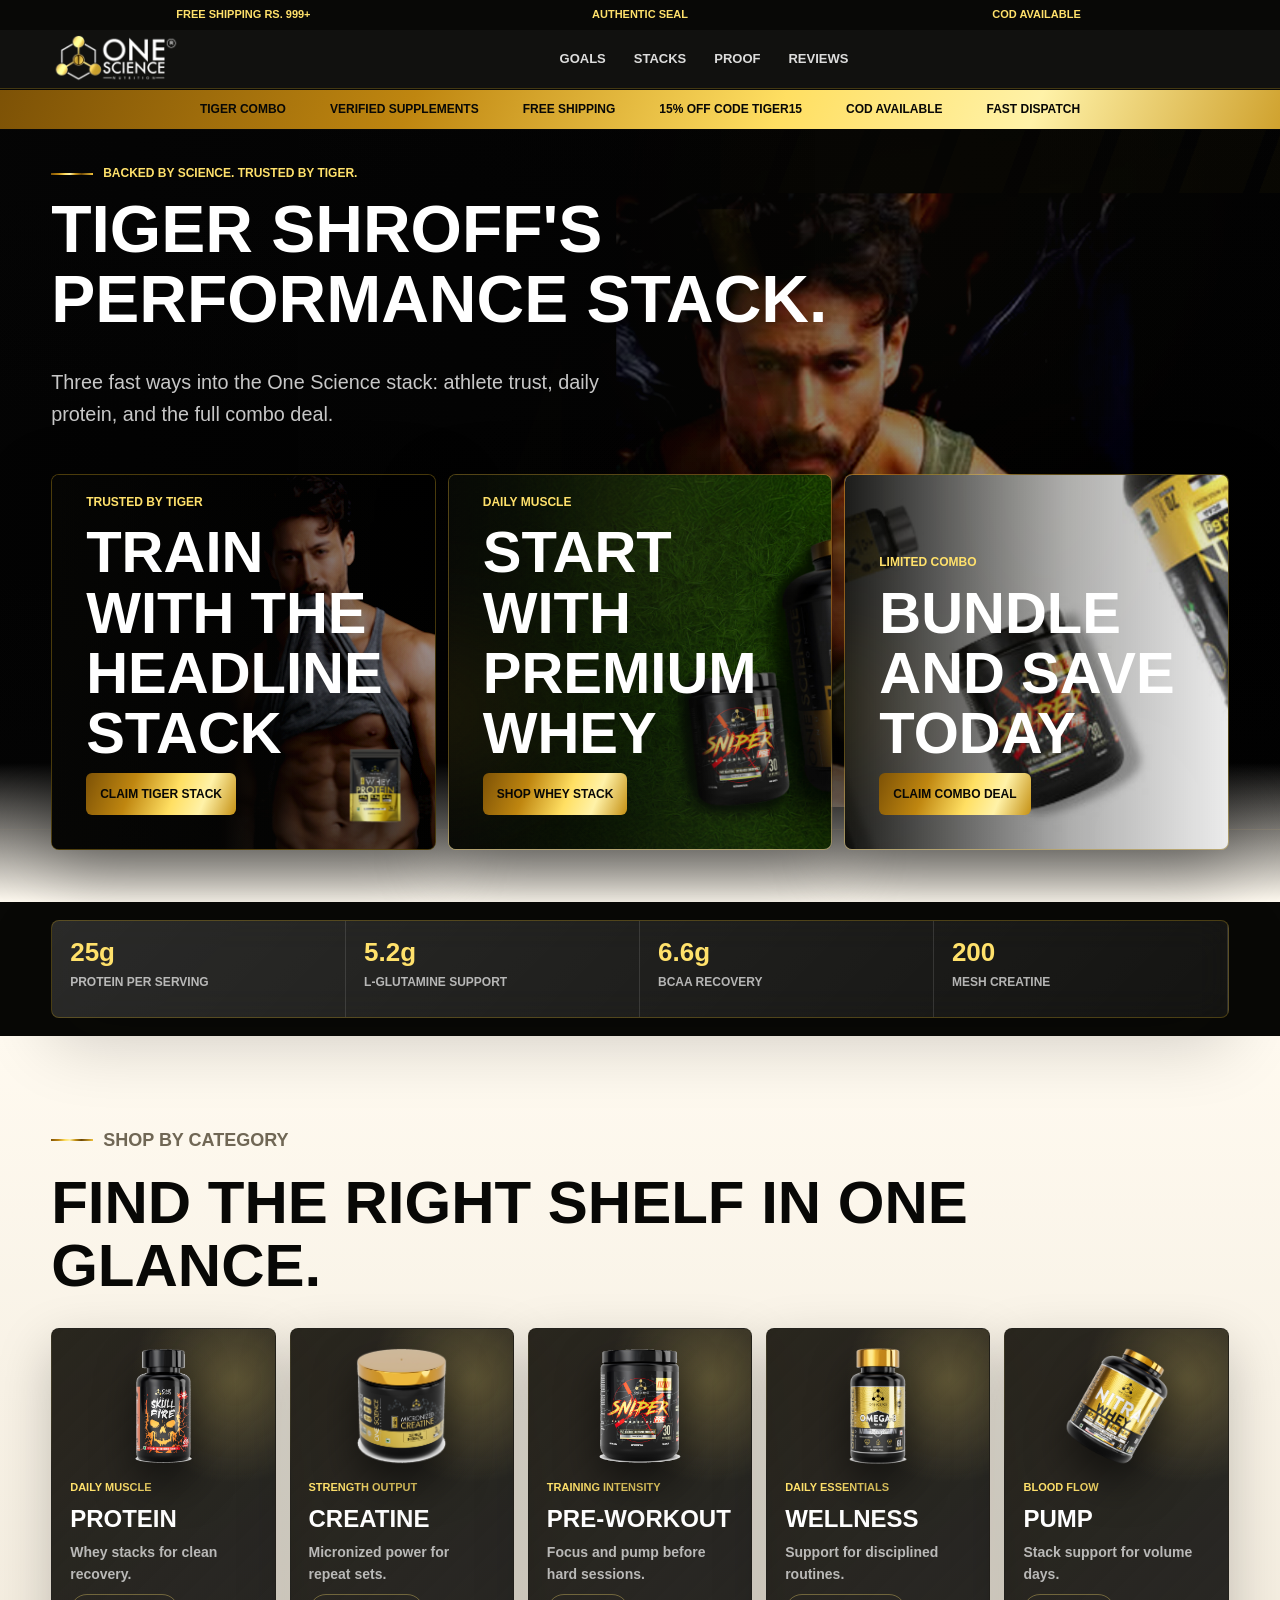
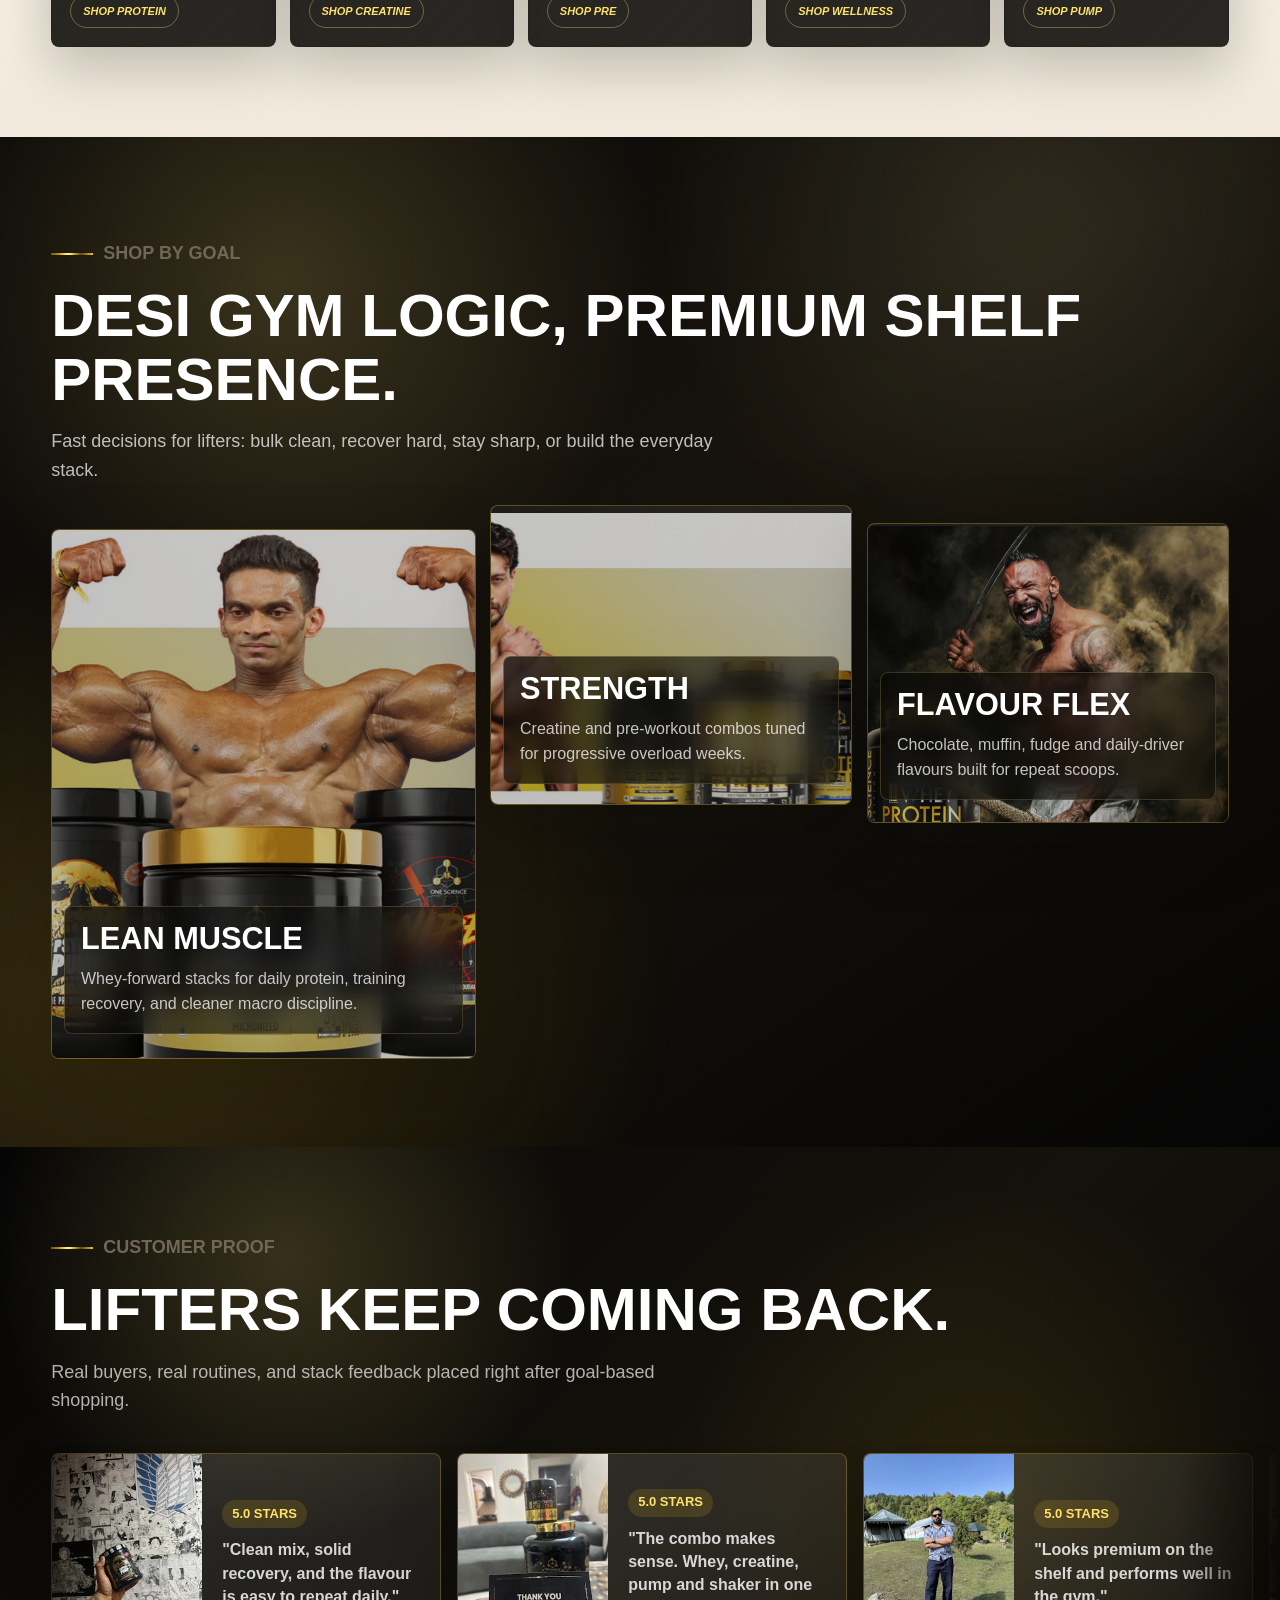
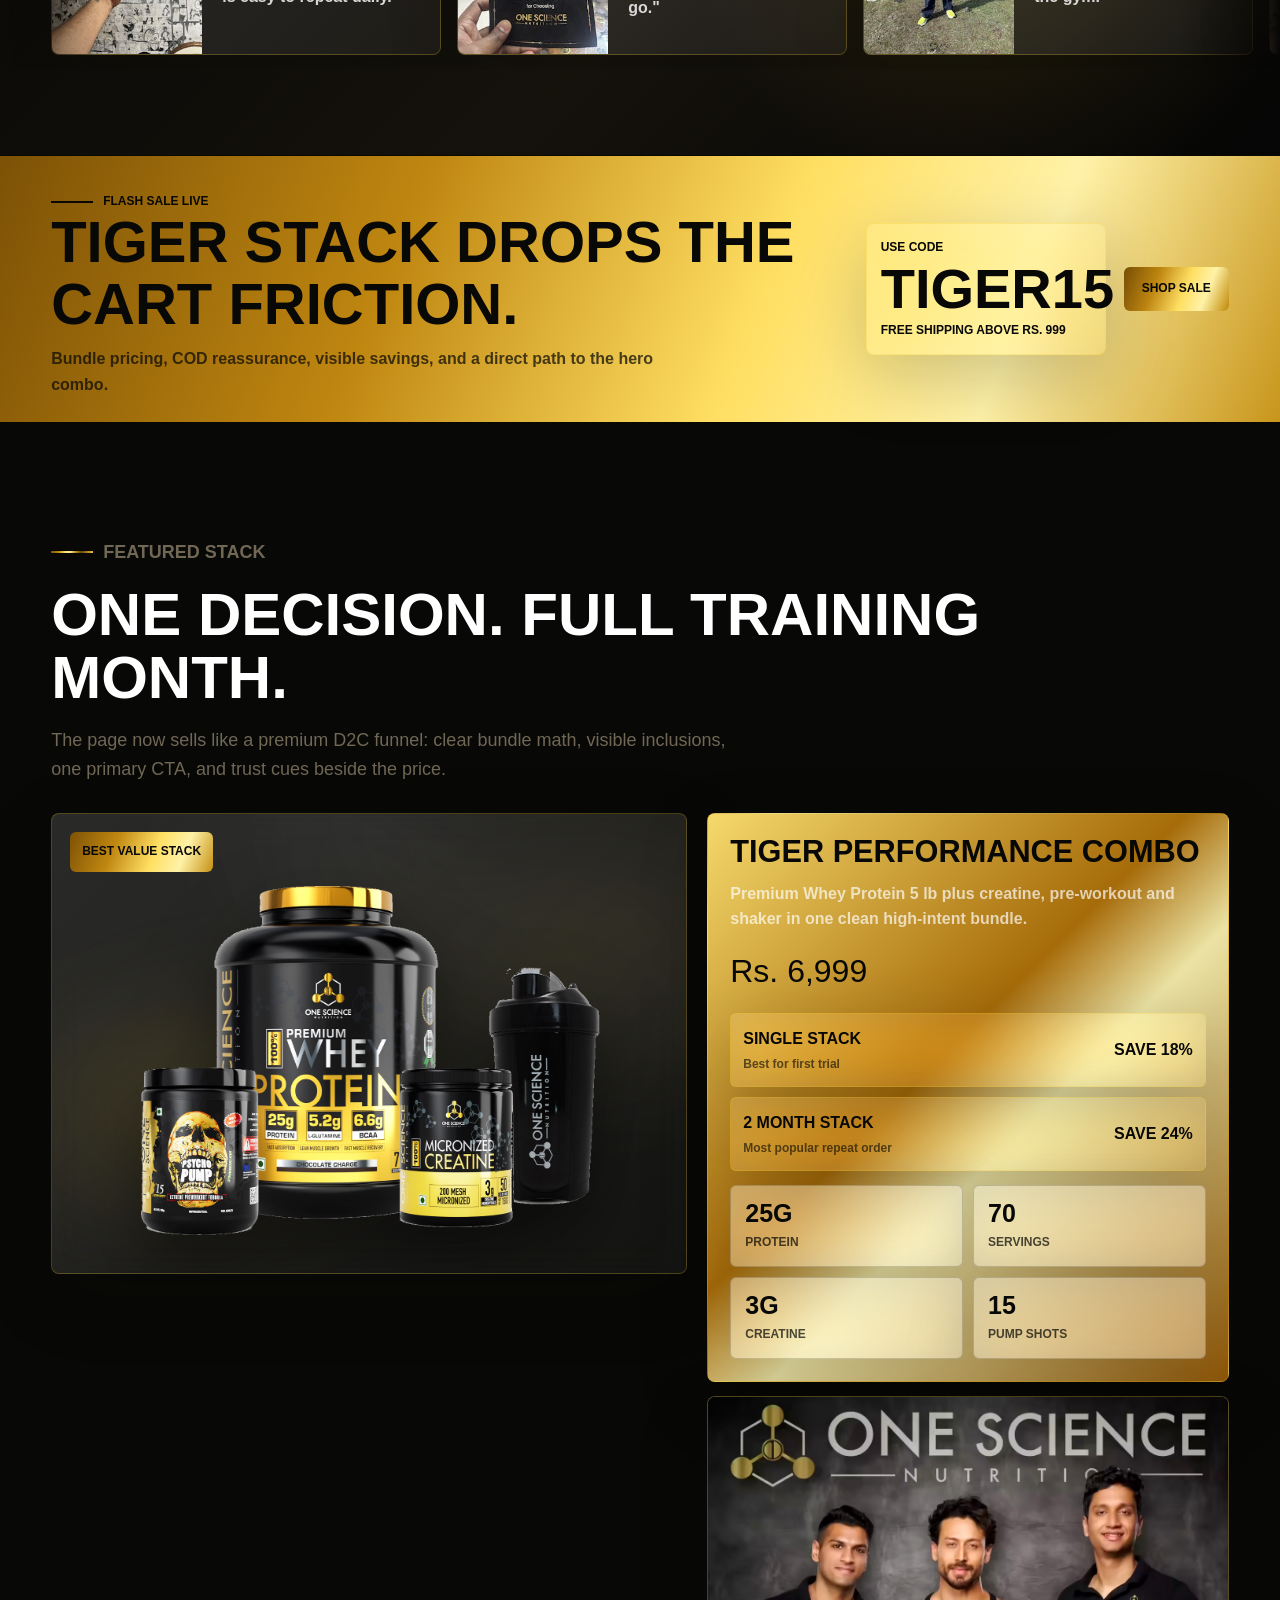
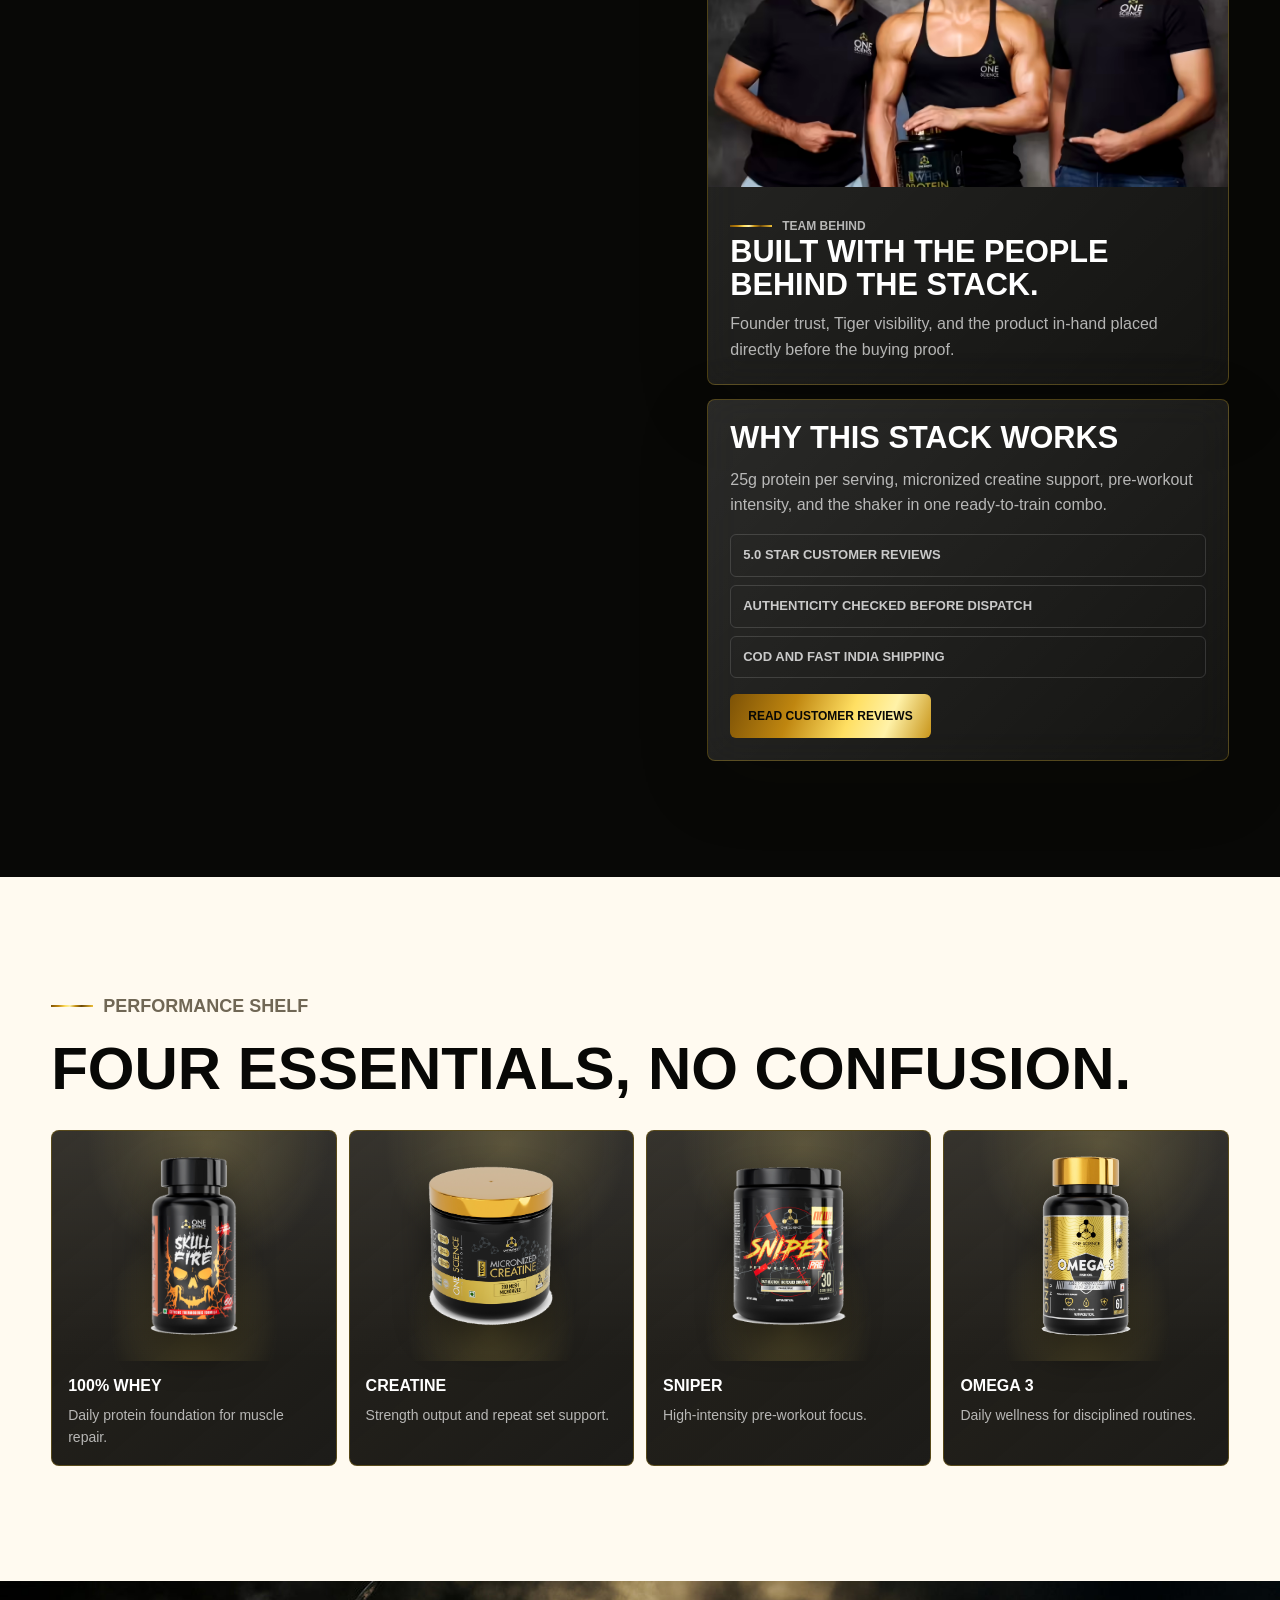
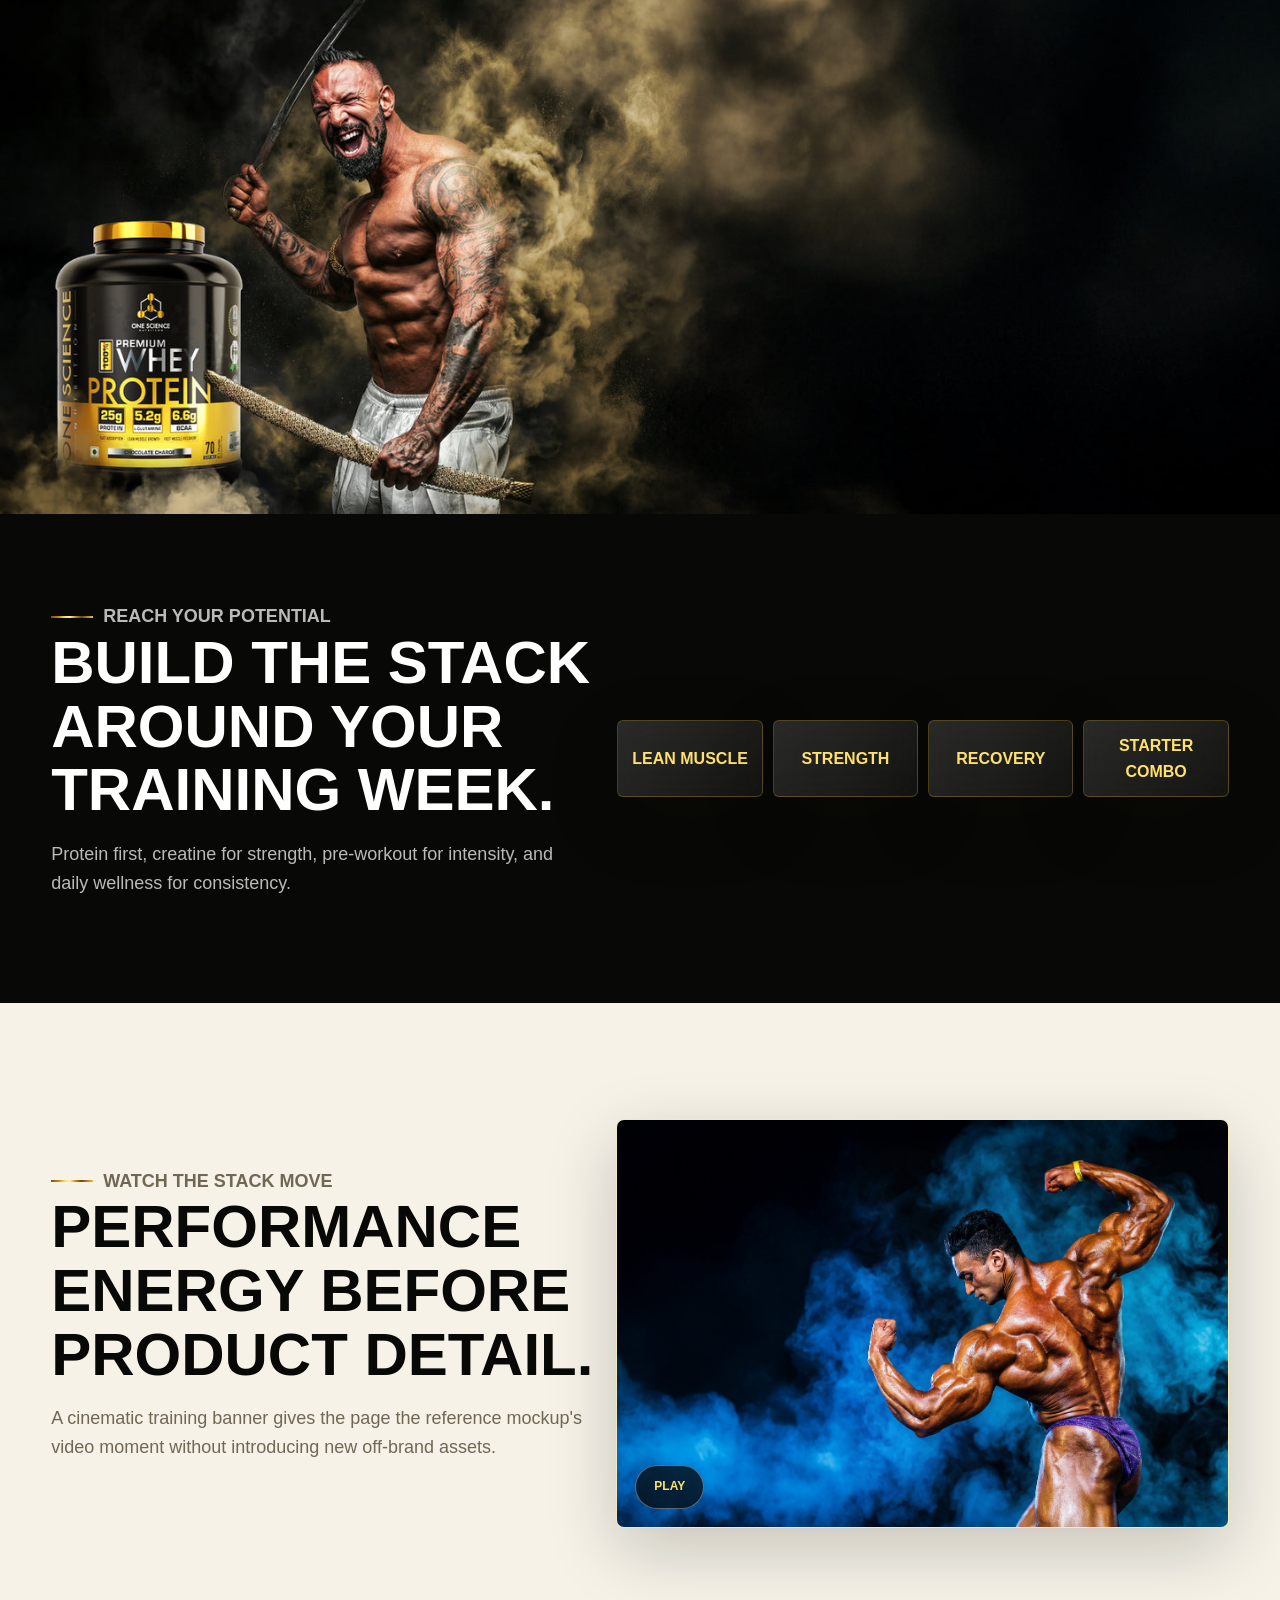
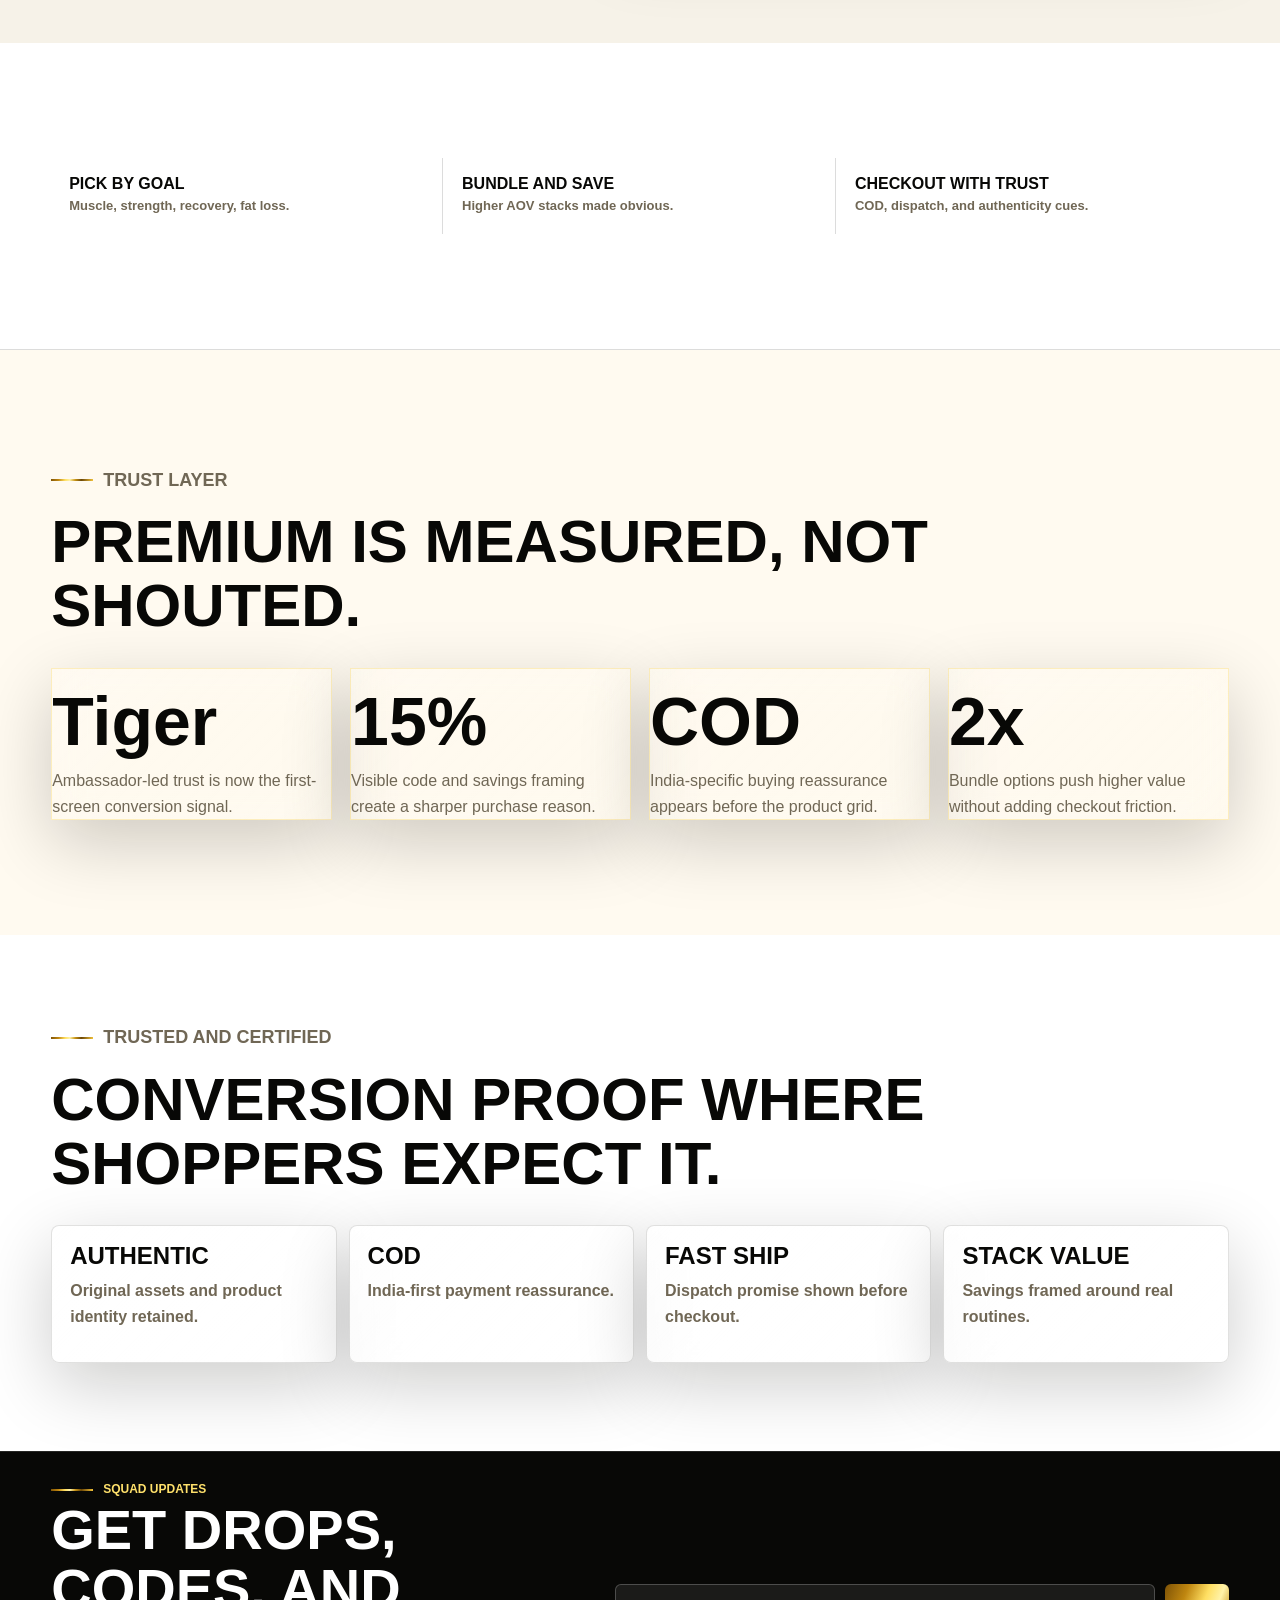
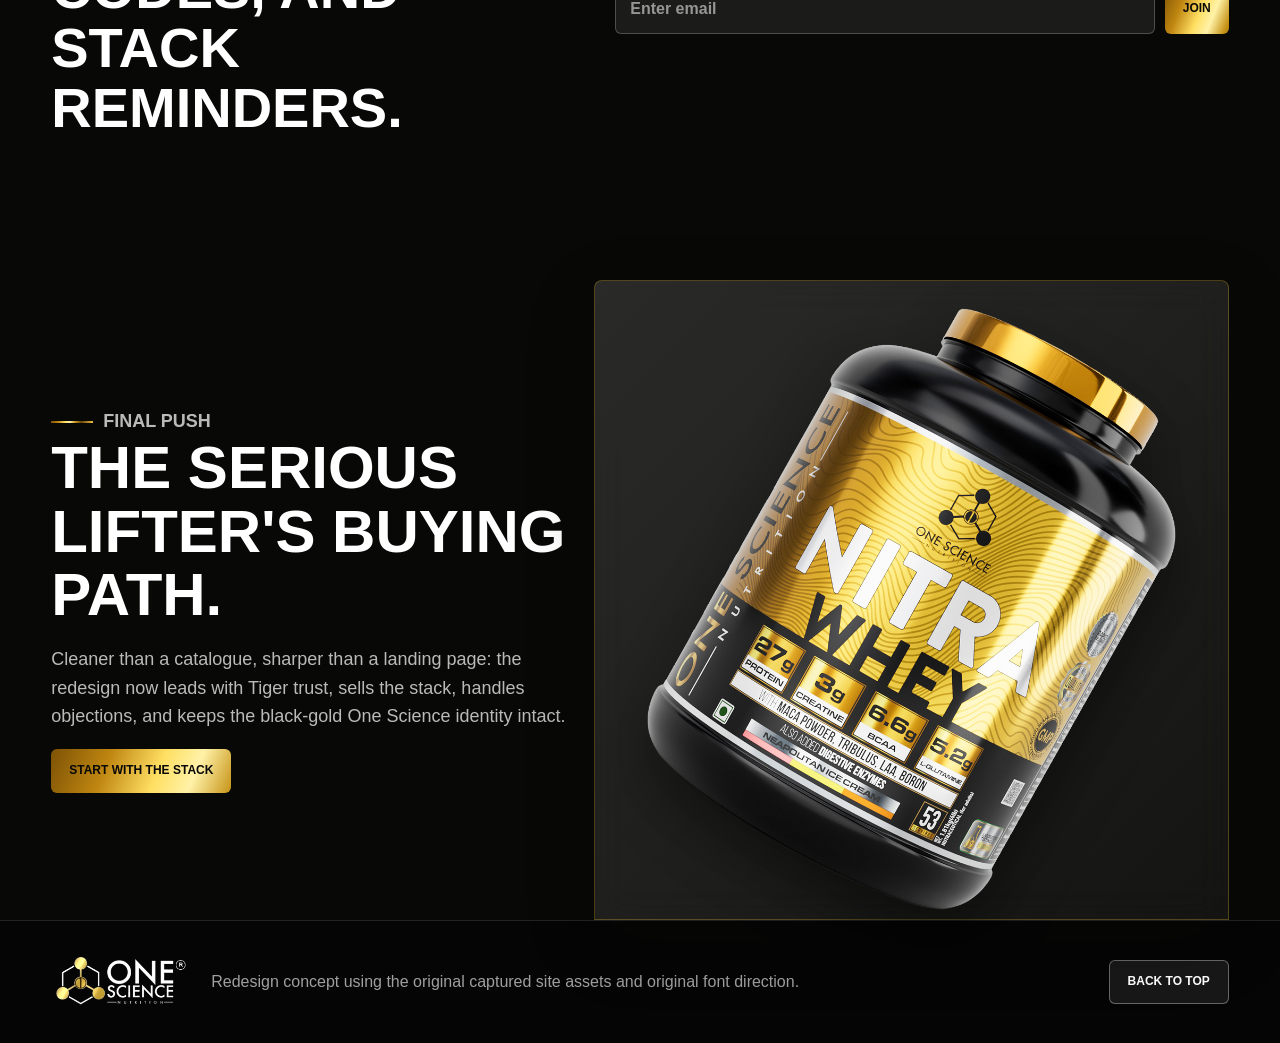
<file: index.html>
<!doctype html>
<html lang="en">
<head>
  <meta charset="utf-8">
  <meta name="viewport" content="width=device-width, initial-scale=1">
  <title>One Science Nutrition - Premium Sports Nutrition India</title>
  <meta name="description" content="A premium redesign concept for One Science Nutrition India using original captured assets.">
  <style>
    @font-face {
      font-family: "Instrument Sans";
      font-weight: 700;
      font-style: normal;
      font-display: swap;
      src: url("https://onesciencenutrition.in/cdn/fonts/instrument_sans/instrumentsans_n7.e4ad9032e203f9a0977786c356573ced65a7419a.woff2") format("woff2");
    }

    @font-face {
      font-family: Figtree;
      font-weight: 400 800;
      font-style: normal;
      font-display: swap;
      src: url("https://onesciencenutrition.in/cdn/fonts/figtree/figtree_n4.3c0838aba1701047e60be6a99a1b0a40ce9b8419.woff2") format("woff2");
    }

    :root {
      --ink: #080806;
      --ink-2: #171511;
      --carbon: #23201a;
      --gold: #f6c31c;
      --gold-2: #ffe16b;
      --gold-metal: linear-gradient(112deg, #7d5206 0%, #bf8610 18%, #ffdf62 34%, #fff2a8 45%, #c69216 58%, #6c4706 72%, #f4c43a 100%);
      --gold-metal-soft: linear-gradient(135deg, rgba(255, 226, 112, .96), rgba(184, 119, 11, .9) 44%, rgba(255, 246, 178, .92) 58%, rgba(156, 95, 8, .92));
      --smoke: #f6f2e8;
      --paper: #fffaf0;
      --line: rgba(8, 8, 6, .14);
      --muted: #706755;
      --white: #fff;
      --green: #1b7f3b;
      --red: #d02a1d;
      --max: 1440px;
      --gutter: clamp(16px, 4vw, 56px);
      --radius: 8px;
      --shadow: 0 18px 48px rgba(8, 8, 6, .18);
    }

    * {
      box-sizing: border-box;
    }

    *::before,
    *::after {
      box-sizing: border-box;
    }

    html {
      scroll-behavior: smooth;
    }

    body {
      margin: 0;
      color: var(--ink);
      background: var(--paper);
      font-family: Figtree, Inter, -apple-system, BlinkMacSystemFont, "Segoe UI", Arial, sans-serif;
      font-size: 16px;
      line-height: 1.6;
      overflow-x: hidden;
      text-rendering: optimizeLegibility;
      -webkit-font-smoothing: antialiased;
    }

    img {
      display: block;
      max-width: 100%;
      height: auto;
    }

    a {
      color: inherit;
      text-decoration: none;
    }

    button,
    .button {
      min-height: 44px;
      border: 0;
      border-radius: 6px;
      display: inline-flex;
      align-items: center;
      justify-content: center;
      gap: 10px;
      padding: 13px 18px;
      background: var(--ink);
      color: var(--gold-2);
      font: 800 12px/1.15 Figtree, Inter, sans-serif;
      text-transform: uppercase;
      letter-spacing: 0;
      text-align: center;
      white-space: normal;
      cursor: pointer;
      transition: transform .18s ease, background .18s ease, color .18s ease;
    }

    button:hover,
    .button:hover {
      transform: translateY(-2px);
      background: #000;
    }

    button:focus-visible,
    a:focus-visible {
      outline: 3px solid var(--green);
      outline-offset: 4px;
    }

    .shell {
      width: min(var(--max), 100%);
      margin: 0 auto;
      padding-inline: var(--gutter);
    }

    .utility {
      background: var(--ink);
      color: var(--gold-2);
      font-size: 11px;
      font-weight: 800;
      text-transform: uppercase;
    }

    .utility .shell {
      min-height: 30px;
      display: flex;
      align-items: center;
      justify-content: space-between;
      gap: 12px;
      text-align: center;
    }

    .utility span {
      flex: 1 1 0;
      white-space: nowrap;
    }

    .nav {
      position: sticky;
      top: 0;
      z-index: 10;
      background: rgba(8, 8, 6, .96);
      border-bottom: 1px solid rgba(246, 195, 28, .22);
      backdrop-filter: blur(18px);
    }

    .nav .shell {
      min-height: 58px;
      display: grid;
      grid-template-columns: auto 1fr auto;
      align-items: center;
      gap: 18px;
    }

    .logo {
      width: 128px;
      filter: brightness(1.08) contrast(1.08);
    }

    .links {
      display: none;
      justify-content: center;
      gap: 28px;
      font-size: 13px;
      font-weight: 800;
      text-transform: uppercase;
    }

    .links a {
      min-width: 44px;
      min-height: 38px;
      display: inline-flex;
      align-items: center;
      justify-content: center;
      color: rgba(255, 255, 255, .86);
    }

    .nav-actions {
      display: none;
    }

    .hero {
      min-height: 0;
      padding-block: 0;
      background:
        radial-gradient(circle at 70% 10%, rgba(246, 195, 28, .18), transparent 30%),
        linear-gradient(135deg, #050505 0%, #100e0a 52%, #050505 100%);
      color: var(--white);
      position: relative;
      display: grid;
      align-items: center;
      overflow: hidden;
    }

    .hero-video {
      position: absolute;
      inset: 0;
      z-index: 0;
      width: 100%;
      height: 100%;
      object-fit: cover;
      object-position: center;
      opacity: .86;
      filter: saturate(1.15) contrast(1.08);
    }

    .hero::before {
      content: "";
      position: absolute;
      inset: 0;
      z-index: 1;
      background:
        linear-gradient(90deg, rgba(5, 5, 5, .68), rgba(5, 5, 5, .34) 44%, rgba(5, 5, 5, .08) 100%),
        linear-gradient(180deg, rgba(5, 5, 5, .46), rgba(5, 5, 5, .12) 48%, rgba(5, 5, 5, .58));
      pointer-events: none;
    }

    .hero::after {
      content: "";
      position: absolute;
      inset: auto 0 0;
      height: 18%;
      z-index: 2;
      background: linear-gradient(0deg, var(--paper), rgba(255, 250, 240, 0));
      pointer-events: none;
    }

    .hero .shell {
      position: relative;
      z-index: 3;
      padding-block: clamp(22px, 3.4vw, 42px) clamp(30px, 4vw, 58px);
      display: grid;
      gap: clamp(16px, 2vw, 24px);
    }

    .hero-layout {
      display: grid;
      gap: 18px;
      align-items: end;
    }

    .hero-main {
      display: grid;
      gap: 14px;
      max-width: 780px;
    }

    .hero-heading {
      display: grid;
      gap: 12px;
      max-width: 1040px;
    }

    .hero-banner-grid {
      display: grid;
      gap: 14px;
      margin-top: 0;
    }

    .hero-banner-card {
      min-height: 310px;
      position: relative;
      isolation: isolate;
      overflow: hidden;
      border: 1px solid rgba(246, 195, 28, .28);
      border-radius: var(--radius);
      background: rgba(255, 255, 255, .08);
      color: var(--white);
      box-shadow: 0 24px 70px rgba(0, 0, 0, .35);
      backdrop-filter: blur(18px) saturate(1.22);
    }

    .hero-banner-card::before {
      content: "";
      position: absolute;
      inset: 0;
      z-index: 1;
      background:
        linear-gradient(90deg, rgba(8, 8, 6, .92), rgba(8, 8, 6, .34) 58%, rgba(8, 8, 6, .08));
      pointer-events: none;
    }

    .hero-banner-card::after {
      content: "";
      position: absolute;
      inset: -28% -18%;
      z-index: 1;
      background:
        radial-gradient(ellipse at 18% 56%, rgba(246, 195, 28, .28), transparent 28%),
        radial-gradient(ellipse at 58% 20%, rgba(255, 225, 107, .18), transparent 30%),
        radial-gradient(ellipse at 72% 76%, rgba(255, 255, 255, .1), transparent 26%);
      filter: blur(26px);
      opacity: .28;
      mix-blend-mode: screen;
      transform: translate3d(-6%, 2%, 0) scale(1.06);
      pointer-events: none;
    }

    .hero-banner-card > img {
      width: 100%;
      height: 100%;
      min-height: 310px;
      object-fit: cover;
      object-position: center;
      transform: translate3d(0, 0, 0) scale(1.01);
      transition: transform .5s ease;
      animation: bannerBottleFloat 7s ease-in-out infinite;
    }

    .hero-banner-card:hover img {
      transform: translate3d(0, -6px, 0) scale(1.04);
    }

    .hero-tiger img {
      object-position: 62% center;
    }

    .hero-tiger {
      min-height: 376px;
      background:
        radial-gradient(circle at 72% 18%, rgba(255, 226, 112, .22), transparent 28%),
        linear-gradient(135deg, rgba(13, 12, 8, .98), rgba(5, 5, 5, .94));
    }

    .hero-tiger .hero-card-bg {
      object-position: 58% center;
      opacity: 1;
      filter: saturate(1.04) contrast(1.04);
      transform: none;
      animation: none;
    }

    .hero-tiger:hover .hero-card-bg {
      transform: none;
    }

    .hero-tiger .hero-card-product {
      position: absolute;
      right: clamp(14px, 3vw, 24px);
      bottom: clamp(14px, 3vw, 24px);
      z-index: 2;
      width: min(17%, 64px);
      height: auto;
      min-height: 0;
      object-fit: contain;
      object-position: center;
      filter: drop-shadow(0 18px 20px rgba(0, 0, 0, .62));
      transform-origin: 50% 90%;
      animation: productShake 3.4s ease-in-out infinite;
      pointer-events: none;
    }

    .hero-tiger:hover .hero-card-product {
      animation: productShake 3.4s ease-in-out infinite;
    }

    .hero-tiger .hero-banner-copy {
      z-index: 3;
      width: min(292px, calc(100% - 42px));
      max-width: 60%;
    }

    .hero-tiger::before {
      background:
        linear-gradient(90deg, rgba(8, 8, 6, .64), rgba(8, 8, 6, .22) 50%, rgba(8, 8, 6, .05)),
        linear-gradient(180deg, rgba(8, 8, 6, .02), rgba(8, 8, 6, .38));
    }

    .hero-tiger::after {
      display: none;
    }

    .hero-banner-copy {
      position: absolute;
      left: clamp(18px, 4vw, 34px);
      bottom: clamp(18px, 4vw, 34px);
      z-index: 2;
      display: grid;
      gap: 10px;
      width: min(460px, calc(100% - 36px));
    }

    @keyframes bannerBottleFloat {
      0%, 100% {
        transform: translate3d(0, 0, 0) scale(1.01);
      }
      50% {
        transform: translate3d(0, -8px, 0) scale(1.025);
      }
    }

    @keyframes productShake {
      0%, 100% {
        transform: translate3d(0, 0, 0) rotate(-.35deg);
      }
      18% {
        transform: translate3d(-2px, -5px, 0) rotate(1.2deg);
      }
      36% {
        transform: translate3d(2px, -3px, 0) rotate(-1deg);
      }
      54% {
        transform: translate3d(-1px, -6px, 0) rotate(.75deg);
      }
      72% {
        transform: translate3d(1px, -2px, 0) rotate(-.45deg);
      }
    }

    .hero-banner-copy small {
      color: var(--gold-2);
      font-size: 12px;
      font-weight: 900;
      text-transform: uppercase;
    }

    .hero-banner-copy b {
      font-family: "Instrument Sans", Figtree, sans-serif;
      font-size: clamp(28px, 4.8vw, 58px);
      line-height: 1.04;
      text-transform: uppercase;
      overflow-wrap: break-word;
    }

    .hero-banner-copy em {
      width: fit-content;
      min-height: 42px;
      border-radius: 6px;
      display: inline-flex;
      align-items: center;
      padding: 0 14px;
      background: var(--gold-metal);
      background-size: 180% 100%;
      color: var(--ink);
      font-style: normal;
      font-size: 12px;
      font-weight: 900;
      text-transform: uppercase;
    }

    .kicker {
      display: flex;
      flex-wrap: wrap;
      align-items: center;
      gap: 10px;
      margin: 0;
      color: var(--gold-2);
      font-size: 12px;
      font-weight: 800;
      text-transform: uppercase;
    }

    .kicker::before {
      content: "";
      width: 42px;
      height: 2px;
      background: var(--gold-metal);
    }

    h1,
    h2,
    h3 {
      font-family: "Instrument Sans", Figtree, sans-serif;
      line-height: 1.06;
      letter-spacing: 0;
      margin: 0;
      overflow-wrap: break-word;
    }

    h1 {
      max-width: 960px;
      font-size: clamp(34px, 5.2vw, 66px);
      text-transform: uppercase;
    }

    h2 {
      font-size: clamp(30px, 5.3vw, 60px);
      text-transform: uppercase;
    }

    h3 {
      font-size: clamp(21px, 2.4vw, 32px);
      text-transform: uppercase;
    }

    .hero-copy {
      max-width: 590px;
      color: rgba(255, 255, 255, .78);
      font-size: clamp(16px, 1.55vw, 20px);
    }

    .hero-actions {
      display: flex;
      flex-wrap: wrap;
      gap: 12px;
    }

    .hero-title-rail {
      display: flex;
      flex-wrap: wrap;
      gap: 8px;
      max-width: 720px;
    }

    .hero-title-rail span {
      min-height: 36px;
      border: 1px solid rgba(246, 195, 28, .44);
      border-radius: 999px;
      display: inline-flex;
      align-items: center;
      padding: 0 13px;
      background: rgba(8, 8, 6, .54);
      color: var(--gold-2);
      font-size: 12px;
      font-weight: 900;
      text-transform: uppercase;
      backdrop-filter: blur(10px);
    }

    .banner-head-reel {
      display: grid;
      gap: 12px;
      margin-top: 0;
    }

    .banner-head-top {
      display: flex;
      flex-wrap: wrap;
      gap: 12px;
      align-items: end;
      justify-content: space-between;
    }

    .banner-head-top h2 {
      max-width: 760px;
      font-size: clamp(24px, 3.7vw, 44px);
    }

    .banner-dots {
      display: flex;
      gap: 7px;
      padding-bottom: 4px;
    }

    .banner-dots span {
      width: 26px;
      height: 4px;
      border-radius: 999px;
      background: rgba(255, 255, 255, .36);
    }

    .banner-dots span:first-child {
      background: var(--gold-metal);
    }

    .banner-window {
      overflow: hidden;
      border-radius: var(--radius);
      border: 1px solid rgba(246, 195, 28, .36);
      background: rgba(8, 8, 6, .7);
      box-shadow: 0 24px 70px rgba(0, 0, 0, .35);
    }

    .banner-track {
      display: flex;
      width: 300%;
      animation: bannerCycle 15s ease-in-out infinite;
    }

    .banner-track .promo-banner {
      width: 33.333%;
      min-height: 218px;
      border-radius: 0;
      box-shadow: none;
      flex: 0 0 33.333%;
    }

    .banner-track .promo-banner img {
      min-height: 218px;
    }

    @keyframes bannerCycle {
      0%, 27% {
        transform: translateX(0);
      }
      34%, 61% {
        transform: translateX(-33.333%);
      }
      68%, 94% {
        transform: translateX(-66.666%);
      }
      100% {
        transform: translateX(0);
      }
    }

    .button.gold {
      background: var(--gold-metal);
      background-size: 180% 100%;
      color: var(--ink);
    }

    .button.ghost {
      border: 1px solid rgba(255, 255, 255, .34);
      background: rgba(255, 255, 255, .08);
      color: var(--white);
    }

    .hero-panel {
      width: min(100%, 780px);
      display: grid;
      grid-template-columns: repeat(2, minmax(0, 1fr));
      border: 1px solid rgba(255, 255, 255, .18);
      background: rgba(8, 8, 6, .72);
      backdrop-filter: blur(10px);
    }

    .hero-offer {
      width: min(100%, 760px);
      border: 1px solid rgba(246, 195, 28, .38);
      border-radius: var(--radius);
      background: rgba(8, 8, 6, .84);
      box-shadow: 0 26px 80px rgba(0, 0, 0, .34);
      padding: 18px;
      backdrop-filter: blur(12px);
    }

    .offer-label {
      display: inline-flex;
      align-items: center;
      gap: 8px;
      min-height: 32px;
      padding: 0 10px;
      border-radius: 999px;
      background: var(--red);
      color: var(--white);
      font-size: 11px;
      font-weight: 900;
      text-transform: uppercase;
    }

    .offer-price {
      display: flex;
      align-items: baseline;
      gap: 12px;
      margin-top: 14px;
    }

    .offer-price strong {
      color: var(--gold-2);
      font: 700 38px/1 "Instrument Sans", Figtree, sans-serif;
    }

    .offer-price s {
      color: rgba(255, 255, 255, .48);
      font-weight: 800;
    }

    .offer-list {
      list-style: none;
      padding: 0;
      margin: 16px 0;
      display: grid;
      gap: 9px;
      color: rgba(255, 255, 255, .78);
      font-weight: 700;
    }

    .hero-offer .button {
      width: 100%;
    }

    .offer-list li::before {
      content: none;
    }

    .trust-row {
      display: grid;
      grid-template-columns: repeat(3, minmax(0, 1fr));
      gap: 8px;
      margin-top: 12px;
    }

    .trust-pill {
      border: 1px solid rgba(255, 255, 255, .14);
      border-radius: 6px;
      padding: 10px 8px;
      color: rgba(255, 255, 255, .74);
      font-size: 11px;
      font-weight: 900;
      text-align: center;
      text-transform: uppercase;
    }

    .hero-stat {
      min-height: 96px;
      padding: 18px;
      border-right: 1px solid rgba(255, 255, 255, .12);
      border-bottom: 1px solid rgba(255, 255, 255, .12);
    }

    .hero-stat b {
      display: block;
      color: var(--gold-2);
      font-size: 26px;
      line-height: 1;
      font-family: "Instrument Sans", Figtree, sans-serif;
    }

    .hero-stat span {
      display: block;
      margin-top: 8px;
      color: rgba(255, 255, 255, .68);
      font-size: 12px;
      font-weight: 800;
      text-transform: uppercase;
    }

    .strip {
      background: var(--gold-metal);
      background-size: 180% 100%;
      border-block: 1px solid var(--ink);
      color: var(--ink);
      overflow: hidden;
    }

    .cro-band {
      background: var(--white);
      border-bottom: 1px solid var(--line);
    }

    .cro-band .shell {
      display: grid;
      gap: 1px;
      padding-block: 0;
    }

    .cro-item {
      display: grid;
      grid-template-columns: 1fr;
      gap: 8px;
      align-items: center;
      min-height: 76px;
      padding: 14px 0;
      border-bottom: 1px solid var(--line);
    }

    .cro-item b {
      display: block;
      font-family: "Instrument Sans", Figtree, sans-serif;
      text-transform: uppercase;
      line-height: 1;
    }

    .cro-item span {
      display: block;
      margin-top: 4px;
      color: var(--muted);
      font-size: 13px;
      font-weight: 700;
    }

    .strip-track {
      display: flex;
      width: 100%;
      justify-content: center;
      gap: clamp(16px, 4vw, 44px);
      animation: none;
    }

    .strip span {
      padding: 10px 0;
      font-size: 12px;
      font-weight: 900;
      text-transform: uppercase;
      white-space: nowrap;
    }

    @keyframes marquee {
      to {
        transform: translateX(-50%);
      }
    }

    .visually-hidden {
      position: absolute;
      width: 1px;
      height: 1px;
      padding: 0;
      margin: -1px;
      overflow: hidden;
      clip: rect(0, 0, 0, 0);
      white-space: nowrap;
      border: 0;
    }

    .stats-band {
      padding-block: 0;
      background: var(--ink);
    }

    .stats-band .shell {
      padding-block: 18px;
    }

    .stats-panel {
      width: 100%;
      border-color: rgba(246, 195, 28, .34);
      border-radius: var(--radius);
      background: #0d0b08;
      box-shadow: var(--shadow);
      overflow: hidden;
    }

    .promo-banner {
      min-height: 260px;
      position: relative;
      isolation: isolate;
      border-radius: var(--radius);
      overflow: hidden;
      background: var(--ink);
      color: var(--white);
      box-shadow: var(--shadow);
    }

    .promo-banner::after {
      content: "";
      position: absolute;
      inset: 0;
      z-index: 0;
      background: linear-gradient(90deg, rgba(8, 8, 6, .82), rgba(8, 8, 6, .22) 62%, rgba(8, 8, 6, .06));
    }

    .promo-banner img {
      width: 100%;
      height: 100%;
      min-height: 260px;
      object-fit: cover;
      transition: transform .5s ease;
    }

    .promo-banner:hover img {
      transform: scale(1.03);
    }

    .banner-copy {
      position: absolute;
      left: clamp(16px, 4vw, 34px);
      bottom: clamp(16px, 4vw, 34px);
      z-index: 1;
      display: grid;
      gap: 8px;
      width: min(430px, calc(100% - 32px));
    }

    .banner-copy small {
      color: var(--gold-2);
      font-size: 12px;
      font-weight: 900;
      text-transform: uppercase;
    }

    .banner-copy b {
      font-family: "Instrument Sans", Figtree, sans-serif;
      font-size: clamp(24px, 3.5vw, 44px);
      line-height: 1.06;
      text-transform: uppercase;
      overflow-wrap: break-word;
    }

    .banner-cta {
      width: fit-content;
      min-height: 40px;
      border-radius: 6px;
      display: inline-flex;
      align-items: center;
      margin-top: 4px;
      padding: 0 13px;
      background: var(--gold-metal);
      background-size: 180% 100%;
      color: var(--ink);
      font-size: 12px;
      font-weight: 900;
      text-transform: uppercase;
    }

    .category-section {
      background:
        linear-gradient(180deg, var(--paper), #f1eadc);
      padding-block: clamp(48px, 7vw, 92px);
    }

    .compact-head {
      grid-template-columns: 1fr;
      margin-bottom: 22px;
    }

    .category-row {
      display: grid;
      grid-template-columns: 1fr;
      gap: 14px;
    }

    .category-pill {
      min-height: 190px;
      border: 1px solid rgba(8, 8, 6, .12);
      border-radius: var(--radius);
      background:
        radial-gradient(circle at 82% 16%, rgba(255, 226, 112, .24), transparent 32%),
        linear-gradient(135deg, rgba(27, 24, 16, .94), rgba(6, 6, 5, .86));
      display: grid;
      grid-template-columns: minmax(0, 1fr) 118px;
      gap: 14px;
      align-items: center;
      padding: 18px;
      box-shadow: 0 20px 54px rgba(8, 8, 6, .22);
      color: var(--white);
      overflow: hidden;
      transition: transform .18s ease, border-color .18s ease, box-shadow .18s ease;
    }

    .category-pill:hover {
      transform: translateY(-3px);
      border-color: rgba(246, 195, 28, .72);
      box-shadow: 0 24px 54px rgba(8, 8, 6, .12);
    }

    .category-pill img {
      width: 100%;
      height: 150px;
      object-fit: contain;
      align-self: center;
      justify-self: end;
      filter: drop-shadow(0 20px 20px rgba(0, 0, 0, .52));
      transform-origin: 50% 80%;
      animation: productBob 6.4s ease-in-out infinite;
    }

    .category-copy {
      display: grid;
      gap: 9px;
      min-width: 0;
    }

    .category-copy small {
      color: var(--gold-2);
      font-size: 11px;
      font-weight: 900;
      text-transform: uppercase;
    }

    .category-copy b {
      color: var(--white);
      font-family: "Instrument Sans", Figtree, sans-serif;
      font-size: clamp(22px, 5vw, 34px);
      font-weight: 700;
      line-height: 1.08;
      text-transform: uppercase;
      overflow-wrap: break-word;
    }

    .category-copy span {
      color: rgba(255, 255, 255, .68);
      font-size: 14px;
      font-weight: 800;
    }

    .category-action {
      width: fit-content;
      min-height: 34px;
      border: 1px solid rgba(255, 226, 112, .34);
      border-radius: 999px;
      display: inline-flex;
      align-items: center;
      padding: 0 12px;
      color: var(--gold-2);
      font-size: 11px;
      font-weight: 900;
      text-transform: uppercase;
    }

    .flash-sale {
      padding-block: 0;
      background: var(--gold-metal);
      background-size: 180% 100%;
      border-block: 1px solid var(--ink);
    }

    .flash-layout {
      display: grid;
      gap: 18px;
      align-items: center;
      padding-block: 24px;
    }

    .flash-layout .kicker {
      color: var(--ink);
    }

    .flash-layout .kicker::before {
      background: var(--ink);
    }

    .flash-layout h2 {
      font-size: clamp(30px, 5vw, 58px);
    }

    .flash-layout p {
      max-width: 640px;
      margin: 12px 0 0;
      color: rgba(8, 8, 6, .72);
      font-weight: 800;
    }

    .flash-deal {
      min-height: 112px;
      border: 1px solid rgba(8, 8, 6, .24);
      border-radius: var(--radius);
      background: rgba(255, 255, 255, .42);
      padding: 14px;
      display: grid;
      align-content: center;
      gap: 4px;
      color: var(--ink);
    }

    .flash-deal span,
    .flash-deal small {
      font-size: 12px;
      font-weight: 900;
      text-transform: uppercase;
    }

    .flash-deal strong {
      font-family: "Instrument Sans", Figtree, sans-serif;
      font-size: clamp(34px, 5vw, 56px);
      line-height: 1;
      overflow-wrap: break-word;
    }

    .goal-quiz {
      background: var(--ink);
      color: var(--white);
      padding-block: clamp(48px, 7vw, 88px);
    }

    .quiz-layout {
      display: grid;
      gap: 24px;
      align-items: center;
    }

    .quiz-layout p {
      max-width: 650px;
      color: rgba(255, 255, 255, .72);
      font-size: 18px;
    }

    .quiz-actions {
      display: grid;
      grid-template-columns: repeat(2, minmax(0, 1fr));
      gap: 10px;
    }

    .quiz-chip {
      min-height: 58px;
      border: 1px solid rgba(246, 195, 28, .34);
      border-radius: 6px;
      display: grid;
      place-items: center;
      padding: 12px;
      color: var(--gold-2);
      font-weight: 900;
      text-align: center;
      text-transform: uppercase;
    }

    .video-proof {
      background: var(--smoke);
    }

    .video-layout {
      display: grid;
      gap: 22px;
      align-items: center;
    }

    .video-copy p {
      max-width: 580px;
      color: var(--muted);
      font-size: 18px;
    }

    .video-frame {
      position: relative;
      min-height: 260px;
      border-radius: var(--radius);
      overflow: hidden;
      background: var(--ink);
      box-shadow: var(--shadow);
    }

    .video-frame img {
      width: 100%;
      height: 100%;
      min-height: 260px;
      object-fit: cover;
    }

    .play-mark {
      position: absolute;
      left: 18px;
      bottom: 18px;
      min-height: 44px;
      border: 1px solid rgba(255, 255, 255, .34);
      border-radius: 999px;
      display: inline-flex;
      align-items: center;
      padding: 0 18px;
      background: rgba(8, 8, 6, .72);
      color: var(--gold-2);
      font-size: 12px;
      font-weight: 900;
      text-transform: uppercase;
    }

    .cert-section {
      background: var(--white);
      padding-block: clamp(48px, 7vw, 88px);
    }

    .cert-grid {
      display: grid;
      gap: 12px;
    }

    .cert-item {
      border: 1px solid var(--line);
      border-radius: var(--radius);
      padding: 18px;
      background: var(--paper);
      min-height: 138px;
    }

    .cert-item b {
      display: block;
      font-family: "Instrument Sans", Figtree, sans-serif;
      font-size: 24px;
      line-height: 1;
      text-transform: uppercase;
    }

    .cert-item span {
      display: block;
      margin-top: 10px;
      color: var(--muted);
      font-weight: 700;
    }

    .newsletter {
      padding-block: 0;
      background: var(--ink);
      color: var(--white);
      border-top: 1px solid rgba(255, 255, 255, .12);
    }

    .newsletter-layout {
      display: grid;
      gap: 20px;
      align-items: center;
      padding-block: 28px;
    }

    .newsletter h2 {
      font-size: clamp(28px, 5vw, 56px);
    }

    .newsletter-form {
      display: grid;
      gap: 10px;
    }

    .newsletter-form input {
      min-height: 50px;
      width: 100%;
      border: 1px solid rgba(255, 255, 255, .22);
      border-radius: 6px;
      padding: 0 14px;
      background: rgba(255, 255, 255, .08);
      color: var(--white);
      font: 800 16px/1 Figtree, sans-serif;
    }

    .newsletter-form input::placeholder {
      color: rgba(255, 255, 255, .54);
    }

    .hero-offer,
    .stats-panel,
    .flash-deal,
    .spotlight,
    .info-card,
    .goal-card,
    .proof-card,
    .review-card,
    .cert-item,
    .video-frame,
    .kit-image,
    .bundle-option,
    .metric,
    .quiz-chip {
      border: 1px solid rgba(246, 195, 28, .22);
      background:
        linear-gradient(135deg, rgba(255, 255, 255, .12), rgba(255, 255, 255, .04));
      box-shadow: 0 22px 70px rgba(8, 8, 6, .18);
      backdrop-filter: blur(18px) saturate(1.18);
    }

    .cert-item {
      border-color: rgba(8, 8, 6, .12);
      background:
        linear-gradient(135deg, rgba(255, 255, 255, .78), rgba(255, 255, 255, .42));
    }

    section {
      padding-block: clamp(60px, 9vw, 124px);
    }

    .section-head {
      display: grid;
      gap: 16px;
      margin-bottom: 30px;
    }

    .section-head p {
      max-width: 680px;
      margin: 0;
      color: var(--muted);
      font-size: 18px;
    }

    .goal-grid {
      display: grid;
      gap: 14px;
    }

    #goals {
      position: relative;
      overflow: hidden;
      background:
        radial-gradient(circle at 22% 14%, rgba(255, 226, 112, .18), transparent 28%),
        linear-gradient(145deg, #090807 0%, #17130d 46%, #050505 100%);
      color: var(--white);
      padding-block: clamp(54px, 8vw, 110px);
    }

    #goals::before {
      content: "";
      position: absolute;
      inset: -18% -8%;
      background:
        radial-gradient(ellipse at 18% 74%, rgba(246, 195, 28, .2), transparent 30%),
        radial-gradient(ellipse at 76% 18%, rgba(255, 242, 168, .14), transparent 24%);
      filter: blur(28px);
      opacity: .8;
      transform: translate3d(0, calc(var(--goal-parallax, 0) * -18px), 0);
      pointer-events: none;
    }

    #goals .shell {
      position: relative;
      z-index: 1;
    }

    #goals .section-head p:not(.kicker) {
      color: rgba(255, 255, 255, .72);
    }

    .goal-card {
      min-height: 300px;
      position: relative;
      isolation: isolate;
      border-radius: var(--radius);
      overflow: hidden;
      background: var(--ink);
      color: var(--white);
      box-shadow: var(--shadow);
      transform: translate3d(0, calc(var(--goal-card-shift, 0px) + (var(--goal-parallax, 0) * var(--goal-depth, 0px))), 0);
      transition: transform .18s ease, border-color .18s ease;
      will-change: transform;
    }

    .goal-card img {
      position: absolute;
      inset: 0;
      width: 100%;
      height: 100%;
      object-fit: cover;
      opacity: .74;
      transform: scale(1.12) translate3d(0, calc(var(--goal-parallax, 0) * var(--image-depth, -18px)), 0);
      transition: transform .5s ease;
      will-change: transform;
    }

    .goal-card:hover img {
      transform: scale(1.17) translate3d(0, calc(var(--goal-parallax, 0) * var(--image-depth, -18px)), 0);
    }

    .goal-card::after {
      content: "";
      position: absolute;
      inset: 0;
      z-index: -1;
      background:
        linear-gradient(0deg, rgba(8, 8, 6, .94), rgba(8, 8, 6, .58) 30%, rgba(8, 8, 6, .08) 70%),
        linear-gradient(90deg, rgba(8, 8, 6, .52), rgba(8, 8, 6, 0));
    }

    .goal-card-content {
      position: absolute;
      inset: auto 12px 12px;
      border: 1px solid rgba(255, 226, 112, .18);
      border-radius: 8px;
      padding: 16px;
      background: linear-gradient(135deg, rgba(8, 8, 6, .74), rgba(8, 8, 6, .48));
      backdrop-filter: blur(12px);
      z-index: 1;
      transform: translate3d(0, calc(var(--goal-parallax, 0) * var(--copy-depth, 10px)), 0);
      will-change: transform;
    }

    .goal-card p {
      margin: 10px 0 0;
      color: rgba(255, 255, 255, .75);
      max-width: 390px;
    }

    .featured {
      background: var(--ink);
      color: var(--white);
    }

    .product-stage {
      display: grid;
      gap: 20px;
      align-items: start;
    }

    .spotlight {
      width: min(100%, 640px);
      justify-self: center;
      border-radius: var(--radius);
      background:
        radial-gradient(circle at 28% 16%, rgba(246, 195, 28, .26), transparent 30%),
        linear-gradient(140deg, #16130d, #050505 70%);
      min-height: 448px;
      padding: clamp(18px, 3.2vw, 34px);
      display: grid;
      place-items: center;
      align-items: center;
      position: relative;
      overflow: hidden;
    }

    .spotlight::before,
    .spotlight::after {
      content: "";
      position: absolute;
      inset: -18%;
      z-index: 1;
      background:
        radial-gradient(ellipse at 28% 62%, rgba(246, 195, 28, .2), transparent 28%),
        radial-gradient(ellipse at 72% 36%, rgba(255, 225, 107, .13), transparent 32%),
        radial-gradient(ellipse at 45% 18%, rgba(255, 255, 255, .08), transparent 24%);
      filter: blur(28px);
      opacity: .48;
      mix-blend-mode: screen;
      pointer-events: none;
    }

    .spotlight::after {
      opacity: .34;
      transform: translate3d(8%, -4%, 0);
    }

    .spotlight img {
      position: relative;
      z-index: 2;
      width: min(82%, 660px);
      max-height: 390px;
      margin: 34px auto 0;
      object-fit: contain;
      filter: drop-shadow(0 34px 34px rgba(0, 0, 0, .5));
      transform-origin: 50% 82%;
      animation: heroProductFloat 6.8s ease-in-out infinite;
    }

    .spotlight-badge {
      position: absolute;
      z-index: 4;
      top: 18px;
      left: 18px;
      background: var(--gold-metal);
      background-size: 180% 100%;
      color: var(--ink);
      padding: 10px 12px;
      border-radius: 6px;
      font-size: 12px;
      font-weight: 900;
      text-transform: uppercase;
    }

    .product-info {
      display: grid;
      gap: 14px;
    }

    .info-card {
      border-radius: var(--radius);
      background: #12100c;
      border: 1px solid rgba(255, 255, 255, .12);
      padding: 22px;
    }

    .buy-box {
      background: var(--gold-metal-soft);
      color: var(--ink);
      border: 0;
    }

    .buy-box p {
      color: rgba(8, 8, 6, .72);
      font-weight: 700;
    }

    .buy-box .price {
      color: var(--ink);
    }

    .buy-box .metric {
      border-color: rgba(8, 8, 6, .18);
      color: rgba(8, 8, 6, .72);
      background: rgba(255, 255, 255, .36);
    }

    .buy-box .metric b {
      color: var(--ink);
    }

    .bundle-row {
      display: grid;
      gap: 10px;
      margin-top: 16px;
    }

    .bundle-option {
      min-height: 58px;
      display: grid;
      grid-template-columns: 1fr auto;
      gap: 12px;
      align-items: center;
      border: 1px solid rgba(8, 8, 6, .18);
      border-radius: 6px;
      padding: 12px;
      background: rgba(255, 255, 255, .52);
      font-weight: 900;
      text-transform: uppercase;
    }

    .bundle-option small {
      display: block;
      color: rgba(8, 8, 6, .62);
      font-size: 12px;
      margin-top: 3px;
      text-transform: none;
    }

    .info-card p {
      color: rgba(255, 255, 255, .68);
      margin: 12px 0 0;
    }

    .team-card {
      padding: 0;
      overflow: hidden;
    }

    .team-visual {
      position: relative;
      min-height: 280px;
      overflow: hidden;
      background: #080806;
    }

    .team-visual img {
      width: 100%;
      height: 100%;
      min-height: 280px;
      object-fit: cover;
      object-position: center top;
      filter: saturate(1.06) contrast(1.05);
    }

    .team-visual::before {
      content: "";
      position: absolute;
      inset: 0;
      background:
        linear-gradient(180deg, rgba(8, 8, 6, .08), rgba(8, 8, 6, .72)),
        radial-gradient(circle at 49% 82%, rgba(255, 226, 112, .18), transparent 22%);
      pointer-events: none;
    }

    .team-product-shine {
      position: absolute;
      left: 36%;
      top: 73%;
      width: 24%;
      height: 25%;
      border-radius: 46% 46% 18% 18%;
      overflow: hidden;
      pointer-events: none;
      mix-blend-mode: screen;
      opacity: .9;
    }

    .team-product-shine::before {
      content: "";
      position: absolute;
      inset: -45% -120%;
      background:
        linear-gradient(105deg, transparent 0 36%, rgba(255, 248, 184, .05) 42%, rgba(255, 248, 184, .92) 50%, rgba(255, 197, 32, .22) 58%, transparent 66% 100%);
      transform: translateX(-55%) rotate(3deg);
      animation: productOnlyShine 3.8s ease-in-out infinite;
    }

    .team-copy {
      padding: 20px 22px 22px;
    }

    .team-copy h3 {
      font-size: clamp(22px, 2.4vw, 32px);
    }

    .team-copy p {
      margin-top: 10px;
    }

    @keyframes productOnlyShine {
      0%, 28% {
        transform: translateX(-68%) rotate(3deg);
        opacity: 0;
      }
      44% {
        opacity: .95;
      }
      70%, 100% {
        transform: translateX(72%) rotate(3deg);
        opacity: 0;
      }
    }

    .proof-list {
      display: grid;
      gap: 8px;
      margin: 16px 0;
    }

    .proof-list span {
      min-height: 38px;
      border: 1px solid rgba(255, 255, 255, .14);
      border-radius: 6px;
      display: flex;
      align-items: center;
      padding: 10px 12px;
      color: rgba(255, 255, 255, .76);
      font-size: 13px;
      font-weight: 900;
      text-transform: uppercase;
    }

    .proof-list span::before {
      content: none;
    }

    .price {
      color: var(--gold-2);
      font-size: 32px;
      font-family: "Instrument Sans", Figtree, sans-serif;
      margin-top: 14px;
    }

    .stack {
      display: grid;
      grid-template-columns: repeat(2, minmax(0, 1fr));
      gap: 10px;
      margin-top: 14px;
    }

    .metric {
      border: 1px solid rgba(246, 195, 28, .3);
      border-radius: 6px;
      padding: 14px;
      color: rgba(255, 255, 255, .72);
      font-size: 12px;
      font-weight: 800;
      text-transform: uppercase;
    }

    .metric b {
      display: block;
      color: var(--gold-2);
      font-family: "Instrument Sans", Figtree, sans-serif;
      font-size: 25px;
      line-height: 1.08;
      margin-bottom: 6px;
    }

    .rail {
      display: grid;
      grid-template-columns: repeat(2, minmax(0, 1fr));
      gap: 12px;
    }

    .mini-product {
      background:
        radial-gradient(circle at 55% 4%, rgba(255, 226, 112, .2), transparent 34%),
        linear-gradient(140deg, rgba(28, 25, 18, .96), rgba(9, 8, 6, .92));
      border: 1px solid rgba(246, 195, 28, .26);
      border-radius: var(--radius);
      overflow: hidden;
      min-height: 100%;
      display: flex;
      flex-direction: column;
      color: var(--white);
    }

    .mini-product figure {
      height: clamp(210px, 24vw, 230px);
      margin: 0;
      background:
        radial-gradient(ellipse at 50% 84%, rgba(255, 223, 98, .22), transparent 42%),
        linear-gradient(180deg, rgba(255, 255, 255, .08), rgba(255, 255, 255, 0));
      display: grid;
      place-items: center;
      padding: 18px;
    }

    .mini-product img {
      width: auto;
      height: auto;
      max-width: min(76%, 190px);
      max-height: 172px;
      object-fit: contain;
      filter: drop-shadow(0 18px 18px rgba(0, 0, 0, .48));
      transform-origin: 50% 82%;
      animation: productBob 6.8s ease-in-out infinite;
    }

    .mini-product:nth-child(1) img,
    .mini-product:nth-child(4) img {
      max-height: 184px;
    }

    .mini-product:nth-child(2) img,
    .mini-product:nth-child(3) img {
      max-height: 164px;
    }

    @keyframes heroProductFloat {
      0%, 100% {
        transform: translate3d(0, 0, 0) rotate(-.35deg) scale(1);
      }
      50% {
        transform: translate3d(0, -12px, 0) rotate(.45deg) scale(1.015);
      }
    }

    @keyframes productBob {
      0%, 100% {
        transform: translate3d(0, 0, 0) rotate(-.25deg);
      }
      50% {
        transform: translate3d(0, -7px, 0) rotate(.35deg);
      }
    }

    @keyframes metallicSweep {
      0%, 100% {
        background-position: 0% 50%;
      }
      50% {
        background-position: 100% 50%;
      }
    }

    .hero-banner-copy em,
    .banner-cta,
    .button.gold,
    .strip,
    .flash-sale,
    .spotlight-badge {
      animation: metallicSweep 8s ease-in-out infinite;
    }

    .mini-product div {
      padding: 16px;
      display: grid;
      gap: 8px;
    }

    .mini-product h3 {
      color: var(--white);
      font-size: 16px;
      line-height: 1.18;
    }

    .mini-product p {
      margin: 0;
      color: rgba(255, 255, 255, .68);
      font-size: 14px;
    }

    .flavour {
      padding-block: 0;
      background: var(--smoke);
    }

    .flavour img {
      width: 100%;
      min-height: 360px;
      object-fit: cover;
    }

    .proof-grid {
      display: grid;
      gap: 18px;
    }

    .sticky-buy {
      position: fixed;
      left: 10px;
      right: 10px;
      bottom: 10px;
      z-index: 20;
      display: grid;
      grid-template-columns: 1fr auto;
      gap: 9px;
      align-items: center;
      max-width: 620px;
      margin: 0 auto;
      padding: 8px;
      border: 1px solid rgba(246, 195, 28, .28);
      border-radius: 8px;
      background: rgba(8, 8, 6, .74);
      color: var(--white);
      box-shadow: 0 20px 60px rgba(0, 0, 0, .42);
      backdrop-filter: blur(18px) saturate(1.3);
      opacity: 0;
      pointer-events: none;
      transform: translateY(110%);
      transition: opacity .2s ease, transform .2s ease;
    }

    .sticky-buy.is-visible {
      opacity: 1;
      pointer-events: auto;
      transform: translateY(0);
    }

    .sticky-buy b {
      display: block;
      color: var(--gold-2);
      line-height: 1.18;
      font-family: "Instrument Sans", Figtree, sans-serif;
      font-size: 13px;
    }

    .sticky-buy span {
      display: block;
      margin-top: 2px;
      color: rgba(255, 255, 255, .62);
      font-size: 10px;
      font-weight: 800;
      text-transform: uppercase;
    }

    .sticky-meta {
      display: grid;
      gap: 5px;
      min-width: 0;
    }

    .sticky-notice {
      width: fit-content;
      min-height: 18px;
      border-radius: 999px;
      display: inline-flex;
      align-items: center;
      gap: 5px;
      padding: 0 7px;
      background: rgba(246, 195, 28, .16);
      color: var(--gold-2);
      font-size: 9px;
      font-weight: 900;
      text-transform: uppercase;
    }

    .sticky-notice::before {
      content: none;
    }

    .sticky-trust {
      display: flex;
      flex-wrap: wrap;
      gap: 5px;
      margin-top: 5px;
    }

    .sticky-trust i {
      min-height: 20px;
      border: 1px solid rgba(255, 255, 255, .16);
      border-radius: 999px;
      display: inline-flex;
      align-items: center;
      padding: 0 7px;
      color: rgba(255, 255, 255, .72);
      font-style: normal;
      font-size: 9px;
      font-weight: 900;
      text-transform: uppercase;
    }

    .proof-card {
      border-top: 2px solid var(--ink);
      padding-top: 18px;
    }

    .proof-card b {
      font-family: "Instrument Sans", Figtree, sans-serif;
      font-size: clamp(34px, 6.6vw, 68px);
      line-height: 1.02;
      overflow-wrap: break-word;
    }

    .proof-card p {
      margin: 12px 0 0;
      color: var(--muted);
      max-width: 360px;
    }

    .reviews {
      background:
        radial-gradient(circle at 22% 18%, rgba(255, 226, 112, .18), transparent 26%),
        radial-gradient(circle at 78% 58%, rgba(246, 195, 28, .1), transparent 30%),
        linear-gradient(135deg, #050505, #15120c 58%, #050505);
      color: var(--white);
      overflow: hidden;
      padding-block: clamp(48px, 7vw, 86px);
    }

    .reviews .section-head {
      grid-template-columns: minmax(0, 1fr);
      align-items: end;
    }

    .reviews .section-head p:not(.kicker) {
      color: rgba(255, 255, 255, .68);
    }

    .review-marquee {
      position: relative;
      overflow: hidden;
      margin-inline: calc(var(--gutter) * -1);
      padding: 8px 0 14px;
      mask-image: linear-gradient(90deg, transparent, #000 8%, #000 92%, transparent);
    }

    .review-track {
      width: max-content;
      display: flex;
      gap: 16px;
      padding-inline: var(--gutter);
      animation: reviewFlow 30s linear infinite;
    }

    .review-marquee:hover .review-track {
      animation-play-state: paused;
    }

    @keyframes reviewFlow {
      to {
        transform: translateX(-50%);
      }
    }

    @keyframes reviewShine {
      0%, 38% {
        transform: translateX(-120%);
      }
      68%, 100% {
        transform: translateX(120%);
      }
    }

    .review-card {
      width: min(74vw, 390px);
      border: 1px solid rgba(246, 195, 28, .26);
      border-radius: var(--radius);
      overflow: hidden;
      display: grid;
      grid-template-columns: minmax(118px, 150px) minmax(0, 1fr);
      min-height: 188px;
      background:
        radial-gradient(circle at 18% 22%, rgba(255, 226, 112, .14), transparent 32%),
        linear-gradient(135deg, rgba(255, 255, 255, .13), rgba(255, 255, 255, .05));
      box-shadow: 0 24px 70px rgba(0, 0, 0, .26);
      backdrop-filter: blur(18px) saturate(1.2);
      flex: 0 0 auto;
      position: relative;
    }

    .review-card::after {
      content: "";
      position: absolute;
      inset: 0;
      background: linear-gradient(112deg, transparent 0 34%, rgba(255, 231, 120, .22) 47%, transparent 60% 100%);
      transform: translateX(-120%);
      animation: reviewShine 5.8s ease-in-out infinite;
      pointer-events: none;
    }

    .review-card img {
      width: 100%;
      height: 100%;
      object-fit: cover;
    }

    .review-card div {
      padding: 20px;
      display: grid;
      align-content: center;
      gap: 10px;
      min-width: 0;
    }

    .stars {
      width: fit-content;
      min-height: 28px;
      border-radius: 999px;
      display: inline-flex;
      align-items: center;
      padding: 0 10px;
      background: rgba(246, 195, 28, .14);
      color: var(--gold-2);
      font-size: 13px;
      font-weight: 900;
      text-transform: uppercase;
    }

    .review-card p {
      margin: 0;
      color: rgba(255, 255, 255, .82);
      font-size: 16px;
      line-height: 1.45;
      font-weight: 700;
      overflow-wrap: break-word;
    }

    .kit {
      background: var(--ink);
      color: var(--white);
      padding-bottom: 0;
    }

    .kit-layout {
      display: grid;
      gap: 24px;
      align-items: center;
    }

    .kit-copy p {
      color: rgba(255, 255, 255, .72);
      max-width: 620px;
      font-size: 18px;
    }

    .kit-image {
      align-self: end;
      background:
        radial-gradient(circle at 50% 18%, rgba(255, 255, 255, .18), transparent 26%),
        var(--gold-metal-soft);
      border-radius: var(--radius) var(--radius) 0 0;
      padding: 18px 18px 0;
    }

    .kit-image img {
      margin: 0 auto;
      max-height: 620px;
      object-fit: contain;
      filter: drop-shadow(0 28px 28px rgba(0, 0, 0, .44));
    }

    .hero-offer,
    .stats-panel,
    .flash-deal,
    .spotlight,
    .info-card,
    .goal-card,
    .proof-card,
    .review-card,
    .cert-item,
    .video-frame,
    .kit-image,
    .bundle-option,
    .metric,
    .quiz-chip {
      border: 1px solid rgba(246, 195, 28, .24);
      background:
        linear-gradient(135deg, rgba(255, 255, 255, .14), rgba(255, 255, 255, .05));
      box-shadow: 0 22px 70px rgba(8, 8, 6, .2);
      backdrop-filter: blur(18px) saturate(1.18);
    }

    .cert-item {
      border-color: rgba(8, 8, 6, .12);
      background:
        linear-gradient(135deg, rgba(255, 255, 255, .82), rgba(255, 255, 255, .44));
    }

    .buy-box {
      background: var(--gold-metal-soft);
    }

    footer {
      background: #050505;
      color: var(--white);
      padding-block: 34px;
      border-top: 1px solid rgba(255, 255, 255, .12);
    }

    footer .shell {
      display: grid;
      gap: 22px;
    }

    footer img {
      width: 138px;
      filter: brightness(1.08);
    }

    footer p {
      margin: 0;
      color: rgba(255, 255, 255, .62);
    }

    @media (min-width: 640px) {
      .cro-band .shell {
        grid-template-columns: repeat(3, minmax(0, 1fr));
      }

      .category-row {
        grid-template-columns: repeat(2, minmax(0, 1fr));
      }

      .cert-grid {
        grid-template-columns: repeat(4, minmax(0, 1fr));
      }

      .flash-layout {
        grid-template-columns: minmax(0, 1fr) minmax(180px, 240px) auto;
      }

      .newsletter-form {
        grid-template-columns: minmax(0, 1fr) auto;
      }

      .cro-item {
        padding-inline: 18px;
        border-bottom: 0;
        border-right: 1px solid var(--line);
      }

      .cro-item:last-child {
        border-right: 0;
      }

      .hero-panel {
        grid-template-columns: repeat(4, minmax(0, 1fr));
      }

      .hero-stat {
        border-bottom: 0;
      }

      .goal-grid {
        grid-template-columns: repeat(2, minmax(0, 1fr));
      }

      .proof-grid {
        grid-template-columns: repeat(2, minmax(0, 1fr));
      }
    }

    @media (min-width: 980px) {
      .links {
        display: flex;
      }

      .menu {
        display: none;
      }

      .hero .shell {
        padding-block: 34px 52px;
      }

      .hero-heading {
        max-width: 1040px;
      }

      .hero-banner-grid {
        display: grid;
        grid-template-columns: repeat(3, minmax(0, 1fr));
        gap: 12px;
        align-items: stretch;
      }

      .category-row {
        grid-template-columns: repeat(5, minmax(0, 1fr));
      }

      .category-pill {
        min-height: 250px;
        grid-template-columns: 1fr;
        align-content: space-between;
      }

      .category-pill img {
        height: 118px;
        justify-self: center;
        order: -1;
      }

      .category-copy b {
        font-size: 24px;
      }

      .hero-offer {
        grid-column: 1;
        width: min(100%, 760px);
        display: grid;
        grid-template-columns: auto 1fr auto;
        align-items: center;
        gap: 16px;
        padding: 14px;
      }

      .hero-offer .offer-price,
      .hero-offer .offer-list {
        margin: 0;
      }

      .hero-offer .offer-list {
        gap: 4px;
      }

      .hero-offer .trust-row {
        display: none;
      }

      .hero-offer .button {
        width: auto;
        white-space: nowrap;
      }

      .goal-grid {
        grid-template-columns: 1.08fr .92fr .92fr;
      }

      .goal-card:first-child {
        min-height: 530px;
        grid-row: span 2;
      }

      .product-stage {
        grid-template-columns: minmax(0, 1fr) minmax(360px, .82fr);
      }

      .spotlight {
        width: 100%;
      }

      .rail {
        grid-template-columns: repeat(4, minmax(0, 1fr));
      }

      .quiz-layout,
      .video-layout,
      .newsletter-layout {
        grid-template-columns: minmax(0, .94fr) minmax(0, 1.06fr);
      }

      .quiz-actions {
        grid-template-columns: repeat(4, minmax(0, 1fr));
      }

      .proof-grid {
        grid-template-columns: repeat(4, minmax(0, 1fr));
      }

      .kit-layout {
        grid-template-columns: minmax(0, .9fr) minmax(0, 1.1fr);
      }

      footer .shell {
        grid-template-columns: auto 1fr auto;
        align-items: center;
      }

      .sticky-buy {
        display: none;
      }
    }

    @media (max-width: 760px) {
      .hero {
        background:
          radial-gradient(circle at 80% 0%, rgba(246, 195, 28, .16), transparent 34%),
          linear-gradient(135deg, #050505 0%, #100e0a 52%, #050505 100%);
      }

      .hero-video {
        inset: 0 0 auto;
        height: min(72vh, 620px);
        min-height: 520px;
        object-position: center center;
        opacity: .88;
      }

      .hero::before {
        background:
          linear-gradient(180deg, rgba(5, 5, 5, .62), rgba(5, 5, 5, .26) 46%, rgba(5, 5, 5, .7)),
          linear-gradient(90deg, rgba(5, 5, 5, .48), rgba(5, 5, 5, .1));
      }

      .hero::after {
        height: 5%;
      }

      .hero .shell {
        padding-block: 22px 34px;
      }

      .hero-heading {
        gap: 10px;
      }

      h1 {
        font-size: clamp(34px, 10vw, 42px);
      }

      .hero-copy {
        max-width: 340px;
        font-size: 16px;
      }

      .hero-banner-grid {
        display: grid;
        grid-template-columns: 1fr;
        gap: 12px;
        width: 100%;
        overflow: hidden;
      }

      .hero-banner-card {
        min-height: 292px;
        aspect-ratio: 1 / .88;
        width: 100%;
        max-width: 100%;
        transform: translateZ(0);
      }

      .hero-banner-card img {
        min-height: 292px;
        transform: none;
        transition: none;
        animation: none;
      }

      .hero-tiger img {
        object-position: center top;
      }

      .hero-banner-card:hover img,
      .hero-tiger:hover .hero-card-bg {
        transform: none;
      }

      .hero-banner-card::before {
        background: linear-gradient(0deg, rgba(8, 8, 6, .88), rgba(8, 8, 6, .18) 62%, rgba(8, 8, 6, .02));
      }

      .hero-banner-copy {
        width: calc(100% - 32px);
      }

      .hero-tiger .hero-card-bg {
        object-position: 56% top;
        opacity: 1;
      }

      .hero-tiger {
        min-height: 315px;
      }

      .hero-tiger .hero-card-product {
        right: 14px;
        bottom: 14px;
        width: min(17%, 58px);
        opacity: .92;
      }

      .hero-tiger .hero-banner-copy {
        max-width: 72%;
      }

      .hero-banner-copy b {
        font-size: clamp(25px, 8vw, 34px);
      }

      .hero-banner-copy em {
        min-height: 40px;
      }

      .hero-title-rail span {
        min-height: 34px;
        font-size: 11px;
      }

      .logo {
        width: 92px;
      }

      .nav .shell > a[aria-label="One Science Nutrition home"] {
        min-height: 38px;
        display: inline-flex;
        align-items: center;
      }

      .nav .shell {
        grid-template-columns: auto 1fr auto;
        min-height: 46px;
        gap: 10px;
        padding-inline: 18px;
      }

      .utility {
        font-size: 9px;
      }

      .utility .shell {
        min-height: 26px;
        gap: 6px;
        padding-inline: 12px;
      }

      .nav-actions {
        gap: 8px;
      }

      .search {
        display: none;
      }

      .rail {
        grid-template-columns: 1fr;
      }

      .flash-layout .button,
      .newsletter-form .button {
        width: 100%;
      }

      .category-row {
        grid-template-columns: 1fr;
      }

      .category-pill {
        min-height: 166px;
        grid-template-columns: minmax(0, 1fr) 104px;
        padding: 16px;
      }

      .category-pill img {
        height: 116px;
      }

      .category-copy b {
        font-size: 25px;
      }

      .category-copy span {
        font-size: 13px;
      }

      .review-marquee {
        margin-inline: calc(var(--gutter) * -1);
        padding-inline: 0;
      }

      .review-track {
        gap: 12px;
        animation-duration: 24s;
      }

      .review-card {
        width: min(86vw, 340px);
        grid-template-columns: 102px minmax(0, 1fr);
        min-height: 174px;
      }

      .review-card div {
        padding: 14px;
      }

      .review-card p {
        font-size: 14px;
        line-height: 1.45;
      }

      .sticky-buy {
        grid-template-columns: minmax(0, 1fr) 88px;
        gap: 8px;
        padding: 8px;
      }

      .sticky-buy .button {
        width: 100%;
        min-height: 44px;
        padding: 10px 12px;
      }

      .sticky-trust {
        display: grid;
        grid-template-columns: repeat(3, minmax(0, 1fr));
      }

      .sticky-trust i {
        justify-content: center;
      }

      body {
        padding-bottom: 154px;
      }
    }

    @media (prefers-reduced-motion: reduce) {
      *,
      *::before,
      *::after {
        animation: none !important;
        scroll-behavior: auto !important;
        transition: none !important;
      }

      #goals,
      .goal-card,
      .goal-card img,
      .goal-card-content,
      .hero-video,
      .team-product-shine::before {
        transform: none !important;
      }
    }
  </style>
</head>
<body>
  <header>
    <div class="utility">
      <div class="shell">
        <span>Free shipping Rs. 999+</span>
        <span>Authentic seal</span>
        <span>COD available</span>
      </div>
    </div>
    <nav class="nav" aria-label="Primary navigation">
      <div class="shell">
        <a href="#" aria-label="One Science Nutrition home">
          <img class="logo" src="onescience-assets/osn_logo_1_1.webp" alt="One Science Nutrition">
        </a>
        <div class="links" aria-label="Shop sections">
          <a href="#goals">Goals</a>
          <a href="#featured">Stacks</a>
          <a href="#proof">Proof</a>
          <a href="#reviews">Reviews</a>
        </div>
        <div class="nav-actions" aria-hidden="true"></div>
      </div>
    </nav>
  </header>

  <main>
    <div class="strip" aria-hidden="true">
      <div class="strip-track">
        <span>Tiger combo</span><span>Verified supplements</span><span>Free shipping</span><span>15% off code TIGER15</span><span>COD available</span><span>Fast dispatch</span>
      </div>
    </div>

    <section class="hero banner-head" aria-label="One Science Nutrition performance supplements">
      <video class="hero-video" autoplay muted loop playsinline preload="metadata" poster="onescience-assets/tiger-clean-hero-desktop.png" aria-hidden="true">
        <source src="onescience-assets/tiger-science-hero-bg.mp4" type="video/mp4">
      </video>
      <div class="shell">
        <div class="hero-heading">
          <p class="kicker">Backed by science. Trusted by Tiger.</p>
          <h1>Tiger Shroff's performance stack.</h1>
          <p class="hero-copy">Three fast ways into the One Science stack: athlete trust, daily protein, and the full combo deal.</p>
        </div>
        <div class="hero-banner-grid" aria-label="Hero banner choices">
          <a class="hero-banner-card hero-tiger" href="#featured">
            <img class="hero-card-bg" src="onescience-assets/tiger-title-card-bg.svg" alt="Tiger Shroff One Science performance banner">
            <img class="hero-card-product" src="onescience-assets/whey-pack-cutout.png" alt="" aria-hidden="true">
            <span class="hero-banner-copy"><small>Trusted by Tiger</small><b>Train with the headline stack</b><em>Claim Tiger stack</em></span>
          </a>
          <a class="hero-banner-card" href="#featured">
            <img src="onescience-assets/banner-1.jpg" alt="One Science whey performance banner">
            <span class="hero-banner-copy"><small>Daily muscle</small><b>Start with premium whey</b><em>Shop whey stack</em></span>
          </a>
          <a class="hero-banner-card" href="#featured">
            <img src="onescience-assets/Banner-3.jpg" alt="One Science bundle deal banner">
            <span class="hero-banner-copy"><small>Limited combo</small><b>Bundle and save today</b><em>Claim combo deal</em></span>
          </a>
        </div>
      </div>
    </section>

    <section class="stats-band" aria-label="Performance stats">
      <div class="shell">
        <div class="hero-panel stats-panel" aria-label="Store highlights">
          <div class="hero-stat"><b>25g</b><span>Protein per serving</span></div>
          <div class="hero-stat"><b>5.2g</b><span>L-glutamine support</span></div>
          <div class="hero-stat"><b>6.6g</b><span>BCAA recovery</span></div>
          <div class="hero-stat"><b>200</b><span>Mesh creatine</span></div>
        </div>
      </div>
    </section>

    <section class="category-section" aria-label="Shop by category">
      <div class="shell">
        <div class="section-head compact-head">
          <p class="kicker">Shop by category</p>
          <h2>Find the right shelf in one glance.</h2>
        </div>
        <div class="category-row">
          <a class="category-pill" href="#featured">
            <span class="category-copy"><small>Daily muscle</small><b>Protein</b><span>Whey stacks for clean recovery.</span><em class="category-action">Shop protein</em></span>
            <img src="onescience-assets/cutouts/whey-cutout.png" alt="Whey protein category">
          </a>
          <a class="category-pill" href="#featured">
            <span class="category-copy"><small>Strength output</small><b>Creatine</b><span>Micronized power for repeat sets.</span><em class="category-action">Shop creatine</em></span>
            <img src="onescience-assets/cutouts/creatine-cutout.png" alt="Creatine category">
          </a>
          <a class="category-pill" href="#featured">
            <span class="category-copy"><small>Training intensity</small><b>Pre-workout</b><span>Focus and pump before hard sessions.</span><em class="category-action">Shop pre</em></span>
            <img src="onescience-assets/cutouts/sniper-cutout.png" alt="Pre workout category">
          </a>
          <a class="category-pill" href="#featured">
            <span class="category-copy"><small>Daily essentials</small><b>Wellness</b><span>Support for disciplined routines.</span><em class="category-action">Shop wellness</em></span>
            <img src="onescience-assets/cutouts/omega-cutout.png" alt="Wellness category">
          </a>
          <a class="category-pill" href="#featured">
            <span class="category-copy"><small>Blood flow</small><b>Pump</b><span>Stack support for volume days.</span><em class="category-action">Shop pump</em></span>
            <img src="onescience-assets/cutouts/nitra-cutout.png" alt="Pump category">
          </a>
        </div>
      </div>
    </section>

    <section id="goals">
      <div class="shell">
        <div class="section-head">
          <p class="kicker">Shop by goal</p>
          <h2>Desi gym logic, premium shelf presence.</h2>
          <p>Fast decisions for lifters: bulk clean, recover hard, stay sharp, or build the everyday stack.</p>
        </div>
        <div class="goal-grid">
          <a class="goal-card" href="#featured" style="--goal-depth: -14px; --image-depth: -28px; --copy-depth: 12px;">
            <img src="onescience-assets/Shop-By-goal-section2.jpg" alt="Athlete training with supplements">
            <div class="goal-card-content">
              <h3>Lean muscle</h3>
              <p>Whey-forward stacks for daily protein, training recovery, and cleaner macro discipline.</p>
            </div>
          </a>
          <a class="goal-card" href="#featured" style="--goal-depth: 10px; --image-depth: -22px; --copy-depth: 8px;">
            <img src="onescience-assets/Shop-By-goal-section3.jpg" alt="Training goal product visual">
            <div class="goal-card-content">
              <h3>Strength</h3>
              <p>Creatine and pre-workout combos tuned for progressive overload weeks.</p>
            </div>
          </a>
          <a class="goal-card" href="#featured" style="--goal-depth: -8px; --image-depth: -18px; --copy-depth: 10px;">
            <img src="onescience-assets/One-Whey.-Fourteen-Flavors-section.jpg" alt="One Whey flavour collection">
            <div class="goal-card-content">
              <h3>Flavour flex</h3>
              <p>Chocolate, muffin, fudge and daily-driver flavours built for repeat scoops.</p>
            </div>
          </a>
        </div>
      </div>
    </section>

    <section id="reviews" class="reviews" aria-label="Customer proof">
      <div class="shell">
        <div class="section-head">
          <p class="kicker">Customer proof</p>
          <h2>Lifters keep coming back.</h2>
          <p>Real buyers, real routines, and stack feedback placed right after goal-based shopping.</p>
        </div>
        <div class="review-marquee" aria-label="Moving customer reviews">
          <div class="review-track">
            <article class="review-card">
              <img src="onescience-assets/1774823242__img_2070__original.jpeg" alt="Customer holding One Science product">
              <div><span class="stars">5.0 stars</span><p>"Clean mix, solid recovery, and the flavour is easy to repeat daily."</p></div>
            </article>
            <article class="review-card">
              <img src="onescience-assets/1774877454__1774877435141-img_9555__original.jpeg" alt="Customer with One Science nutrition">
              <div><span class="stars">5.0 stars</span><p>"The combo makes sense. Whey, creatine, pump and shaker in one go."</p></div>
            </article>
            <article class="review-card">
              <img src="onescience-assets/1781405604__1781405514128-img_6839__original.jpeg" alt="Customer reviewing One Science product">
              <div><span class="stars">5.0 stars</span><p>"Looks premium on the shelf and performs well in the gym."</p></div>
            </article>
            <article class="review-card" aria-hidden="true">
              <img src="onescience-assets/1774823242__img_2070__original.jpeg" alt="">
              <div><span class="stars">5.0 stars</span><p>"Clean mix, solid recovery, and the flavour is easy to repeat daily."</p></div>
            </article>
            <article class="review-card" aria-hidden="true">
              <img src="onescience-assets/1774877454__1774877435141-img_9555__original.jpeg" alt="">
              <div><span class="stars">5.0 stars</span><p>"The combo makes sense. Whey, creatine, pump and shaker in one go."</p></div>
            </article>
            <article class="review-card" aria-hidden="true">
              <img src="onescience-assets/1781405604__1781405514128-img_6839__original.jpeg" alt="">
              <div><span class="stars">5.0 stars</span><p>"Looks premium on the shelf and performs well in the gym."</p></div>
            </article>
          </div>
        </div>
      </div>
    </section>

    <section class="flash-sale" aria-label="Flash sale">
      <div class="shell">
        <div class="flash-layout">
          <div>
            <p class="kicker">Flash sale live</p>
            <h2>Tiger stack drops the cart friction.</h2>
            <p>Bundle pricing, COD reassurance, visible savings, and a direct path to the hero combo.</p>
          </div>
          <div class="flash-deal" aria-label="Sale details">
            <span>Use code</span>
            <strong>TIGER15</strong>
            <small>Free shipping above Rs. 999</small>
          </div>
          <a class="button gold" href="#featured">Shop sale</a>
        </div>
      </div>
    </section>

    <section id="featured" class="featured">
      <div class="shell">
        <div class="section-head">
          <p class="kicker">Featured stack</p>
          <h2>One decision. Full training month.</h2>
          <p>The page now sells like a premium D2C funnel: clear bundle math, visible inclusions, one primary CTA, and trust cues beside the price.</p>
        </div>
        <div class="product-stage">
          <article class="spotlight" aria-label="Premium whey protein bundle">
            <span class="spotlight-badge">Best value stack</span>
            <img src="onescience-assets/cutouts/hero-stack-cutout.png" alt="One Science Premium Whey Protein with creatine, pump, and shaker">
          </article>
          <aside class="product-info">
            <div class="info-card buy-box">
              <h3>Tiger performance combo</h3>
              <p>Premium Whey Protein 5 lb plus creatine, pre-workout and shaker in one clean high-intent bundle.</p>
              <div class="price">Rs. 6,999</div>
              <div class="bundle-row" aria-label="Bundle offer options">
                <div class="bundle-option"><span>Single stack<small>Best for first trial</small></span><strong>Save 18%</strong></div>
                <div class="bundle-option"><span>2 month stack<small>Most popular repeat order</small></span><strong>Save 24%</strong></div>
              </div>
              <div class="stack" aria-label="Nutrition highlights">
                <div class="metric"><b>25g</b>Protein</div>
                <div class="metric"><b>70</b>Servings</div>
                <div class="metric"><b>3g</b>Creatine</div>
                <div class="metric"><b>15</b>Pump shots</div>
              </div>
            </div>
            <div class="info-card team-card">
              <div class="team-visual">
                <img src="onescience-assets/team-behind-one-science.png" alt="One Science Nutrition team with Tiger Shroff holding Premium Whey Protein">
                <span class="team-product-shine" aria-hidden="true"></span>
              </div>
              <div class="team-copy">
                <p class="kicker">Team behind</p>
                <h3>Built with the people behind the stack.</h3>
                <p>Founder trust, Tiger visibility, and the product in-hand placed directly before the buying proof.</p>
              </div>
            </div>
            <div class="info-card">
              <h3>Why this stack works</h3>
              <p>25g protein per serving, micronized creatine support, pre-workout intensity, and the shaker in one ready-to-train combo.</p>
              <div class="proof-list" aria-label="Purchase reassurance">
                <span>5.0 star customer reviews</span>
                <span>Authenticity checked before dispatch</span>
                <span>COD and fast India shipping</span>
              </div>
              <a class="button gold" href="#reviews">Read customer reviews</a>
            </div>
          </aside>
        </div>
      </div>
    </section>

    <section id="performance-shelf" aria-label="Popular products">
      <div class="shell">
        <div class="section-head">
          <p class="kicker">Performance shelf</p>
          <h2>Four essentials, no confusion.</h2>
        </div>
        <div class="rail">
          <article class="mini-product">
            <figure><img src="onescience-assets/cutouts/whey-cutout.png" alt="One Science whey product"></figure>
            <div><h3>100% Whey</h3><p>Daily protein foundation for muscle repair.</p></div>
          </article>
          <article class="mini-product">
            <figure><img src="onescience-assets/cutouts/creatine-cutout.png" alt="One Science micronized creatine"></figure>
            <div><h3>Creatine</h3><p>Strength output and repeat set support.</p></div>
          </article>
          <article class="mini-product">
            <figure><img src="onescience-assets/cutouts/sniper-cutout.png" alt="One Science Sniper pre workout"></figure>
            <div><h3>Sniper</h3><p>High-intensity pre-workout focus.</p></div>
          </article>
          <article class="mini-product">
            <figure><img src="onescience-assets/cutouts/omega-cutout.png" alt="One Science Omega 3"></figure>
            <div><h3>Omega 3</h3><p>Daily wellness for disciplined routines.</p></div>
          </article>
        </div>
      </div>
    </section>

    <section class="flavour" aria-label="One Whey fourteen flavours">
      <picture>
        <source media="(min-width: 720px)" srcset="onescience-assets/One-Whey.-Fourteen-Flavours-section-desktop.jpg">
        <img src="onescience-assets/One-Whey.-Fourteen-Flavors-section.jpg" alt="One Whey fourteen flavours banner">
      </picture>
    </section>

    <section class="goal-quiz" aria-label="Personalized performance stack">
      <div class="shell quiz-layout">
        <div>
          <p class="kicker">Reach your potential</p>
          <h2>Build the stack around your training week.</h2>
          <p>Protein first, creatine for strength, pre-workout for intensity, and daily wellness for consistency.</p>
        </div>
        <div class="quiz-actions" aria-label="Stack builder shortcuts">
          <a class="quiz-chip" href="#goals">Lean muscle</a>
          <a class="quiz-chip" href="#goals">Strength</a>
          <a class="quiz-chip" href="#goals">Recovery</a>
          <a class="quiz-chip" href="#featured">Starter combo</a>
        </div>
      </div>
    </section>

    <section class="video-proof" aria-label="Training video banner">
      <div class="shell video-layout">
        <div class="video-copy">
          <p class="kicker">Watch the stack move</p>
          <h2>Performance energy before product detail.</h2>
          <p>A cinematic training banner gives the page the reference mockup's video moment without introducing new off-brand assets.</p>
        </div>
        <div class="video-frame">
          <img src="onescience-assets/banner-desktop-jadhav-onescience.jpg" alt="One Science athlete performance banner">
          <span class="play-mark" aria-hidden="true">Play</span>
        </div>
      </div>
    </section>

    <section class="cro-band" aria-label="Purchase benefits">
      <div class="shell">
        <div class="cro-item"><div><b>Pick by goal</b><span>Muscle, strength, recovery, fat loss.</span></div></div>
        <div class="cro-item"><div><b>Bundle and save</b><span>Higher AOV stacks made obvious.</span></div></div>
        <div class="cro-item"><div><b>Checkout with trust</b><span>COD, dispatch, and authenticity cues.</span></div></div>
      </div>
    </section>

    <section id="proof">
      <div class="shell">
        <div class="section-head">
          <p class="kicker">Trust layer</p>
          <h2>Premium is measured, not shouted.</h2>
        </div>
        <div class="proof-grid">
          <div class="proof-card"><b>Tiger</b><p>Ambassador-led trust is now the first-screen conversion signal.</p></div>
          <div class="proof-card"><b>15%</b><p>Visible code and savings framing create a sharper purchase reason.</p></div>
          <div class="proof-card"><b>COD</b><p>India-specific buying reassurance appears before the product grid.</p></div>
          <div class="proof-card"><b>2x</b><p>Bundle options push higher value without adding checkout friction.</p></div>
        </div>
      </div>
    </section>

    <section class="cert-section" aria-label="Trusted and certified">
      <div class="shell">
        <div class="section-head compact-head">
          <p class="kicker">Trusted and certified</p>
          <h2>Conversion proof where shoppers expect it.</h2>
        </div>
        <div class="cert-grid">
          <div class="cert-item"><b>Authentic</b><span>Original assets and product identity retained.</span></div>
          <div class="cert-item"><b>COD</b><span>India-first payment reassurance.</span></div>
          <div class="cert-item"><b>Fast ship</b><span>Dispatch promise shown before checkout.</span></div>
          <div class="cert-item"><b>Stack value</b><span>Savings framed around real routines.</span></div>
        </div>
      </div>
    </section>

    <section class="newsletter" aria-label="Join One Science squad">
      <div class="shell newsletter-layout">
        <div>
          <p class="kicker">Squad updates</p>
          <h2>Get drops, codes, and stack reminders.</h2>
        </div>
        <form class="newsletter-form">
          <label class="visually-hidden" for="email">Email address</label>
          <input id="email" type="email" placeholder="Enter email" autocomplete="email">
          <button class="button gold" type="submit">Join</button>
        </form>
      </div>
    </section>

    <section class="kit">
      <div class="shell kit-layout">
        <div class="kit-copy">
          <p class="kicker">Final push</p>
          <h2>The serious lifter's buying path.</h2>
          <p>Cleaner than a catalogue, sharper than a landing page: the redesign now leads with Tiger trust, sells the stack, handles objections, and keeps the black-gold One Science identity intact.</p>
          <a class="button gold" href="#featured">Start with the stack</a>
        </div>
        <div class="kit-image">
          <img src="onescience-assets/cutouts/nitra-cutout.png" alt="One Science Nitra product pack">
        </div>
      </div>
    </section>
  </main>

  <div class="sticky-buy" role="region" aria-label="Sticky purchase bar">
    <div class="sticky-meta">
      <em class="sticky-notice">12 orders placed today</em>
      <div><b>Tiger Combo - Rs. 6,999</b><span>Use TIGER15 at checkout</span></div>
      <div class="sticky-trust" aria-label="Purchase trust badges"><i>COD</i><i>Authentic</i><i>Fast ship</i></div>
    </div>
    <a class="button gold" href="#featured">Buy</a>
  </div>

  <footer>
    <div class="shell">
      <img src="onescience-assets/osn_logo_1_1.webp" alt="One Science Nutrition">
      <p>Redesign concept using the original captured site assets and original font direction.</p>
      <a class="button ghost" href="#">Back to top</a>
    </div>
  </footer>
  <script>
    const stickyBuy = document.querySelector('.sticky-buy');
    const reviewsSection = document.querySelector('#reviews');
    const performanceShelf = document.querySelector('#performance-shelf');
    const toggleStickyBuy = () => {
      const reviewsRect = reviewsSection?.getBoundingClientRect();
      const shelfRect = performanceShelf?.getBoundingClientRect();
      const reviewsVisible = reviewsRect && reviewsRect.top < window.innerHeight && reviewsRect.bottom > 0;
      const shelfVisible = shelfRect && shelfRect.top < window.innerHeight && shelfRect.bottom > 0;
      stickyBuy?.classList.toggle('is-visible', window.scrollY > window.innerHeight * 0.72 && !reviewsVisible && !shelfVisible);
    };
    toggleStickyBuy();
    window.addEventListener('scroll', toggleStickyBuy, { passive: true });

    const goalsSection = document.querySelector('#goals');
    const reduceMotion = window.matchMedia('(prefers-reduced-motion: reduce)');
    const updateGoalParallax = () => {
      if (!goalsSection || reduceMotion.matches) return;
      const rect = goalsSection.getBoundingClientRect();
      const progress = Math.max(-1, Math.min(1, (window.innerHeight / 2 - rect.top) / Math.max(rect.height, 1)));
      goalsSection.style.setProperty('--goal-parallax', progress.toFixed(3));
    };
    updateGoalParallax();
    window.addEventListener('scroll', updateGoalParallax, { passive: true });
    window.addEventListener('resize', updateGoalParallax);
  </script>
</body>
</html>
</file>
